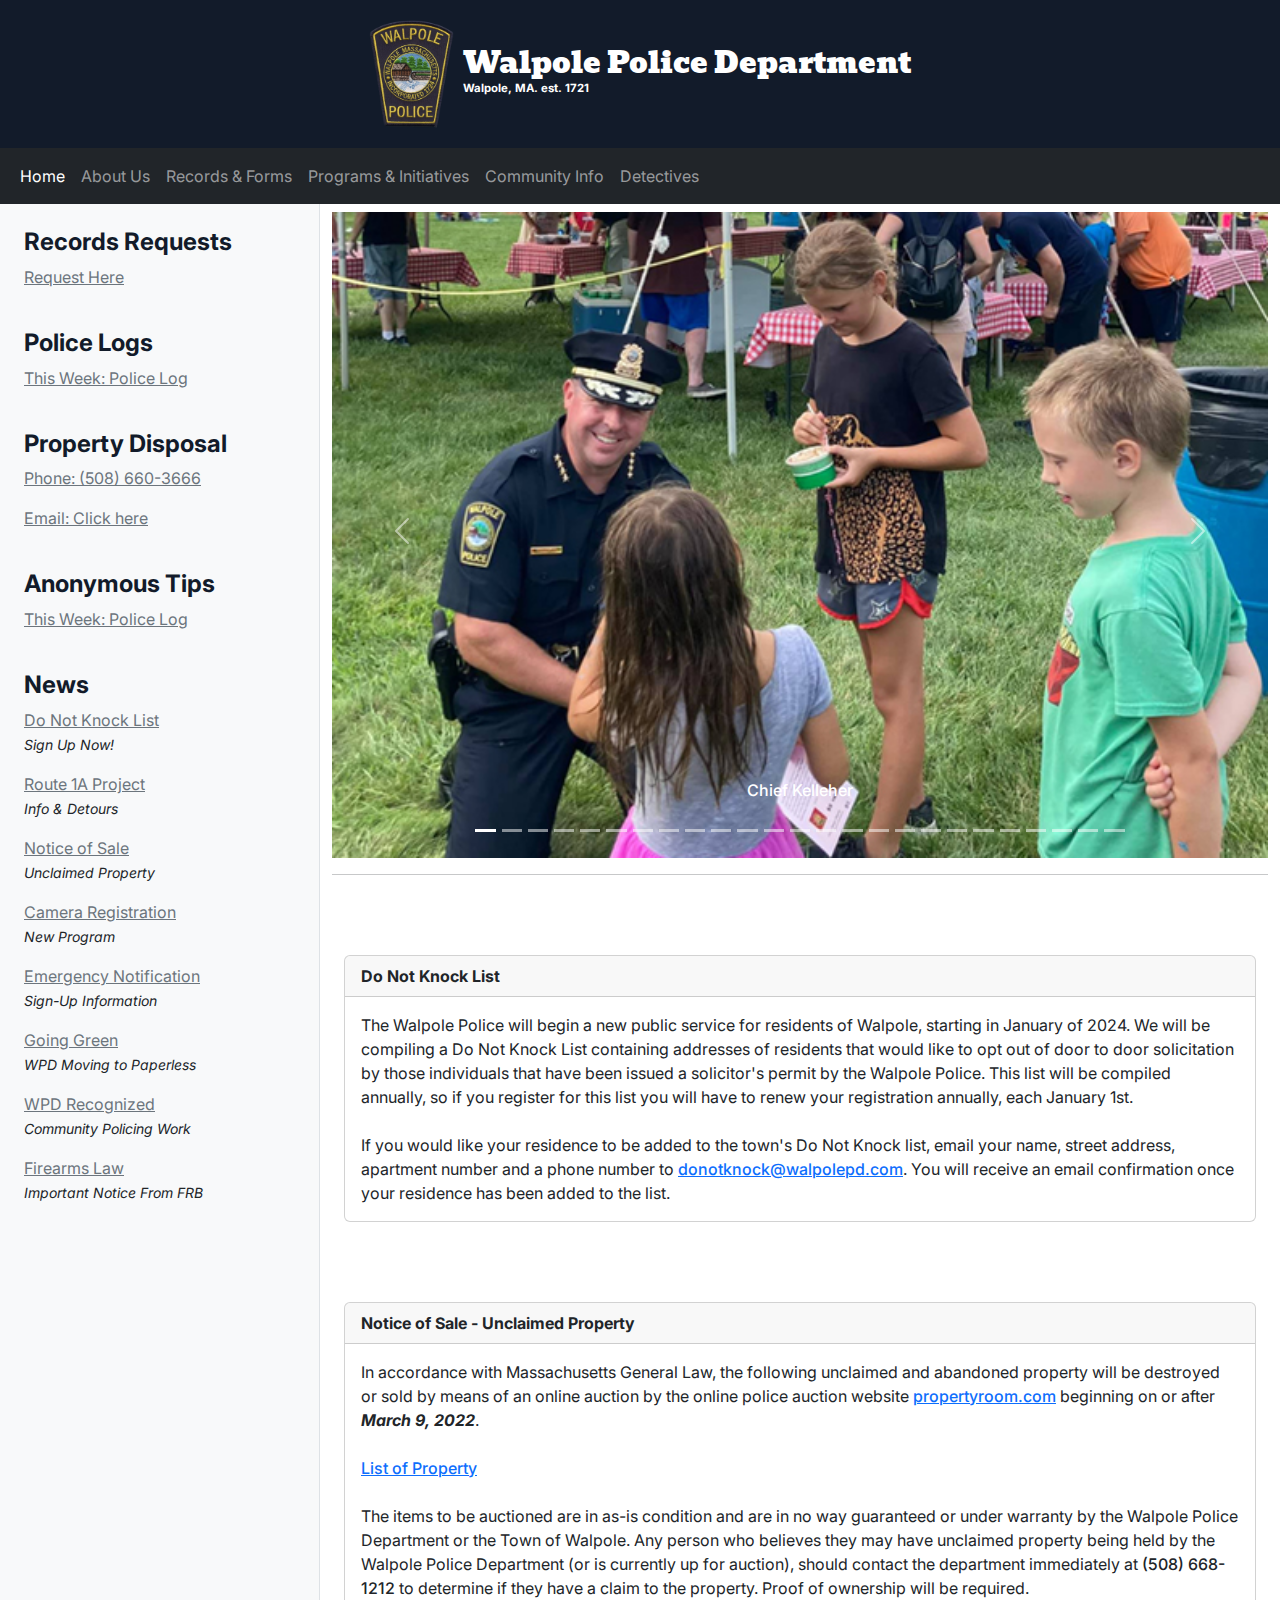
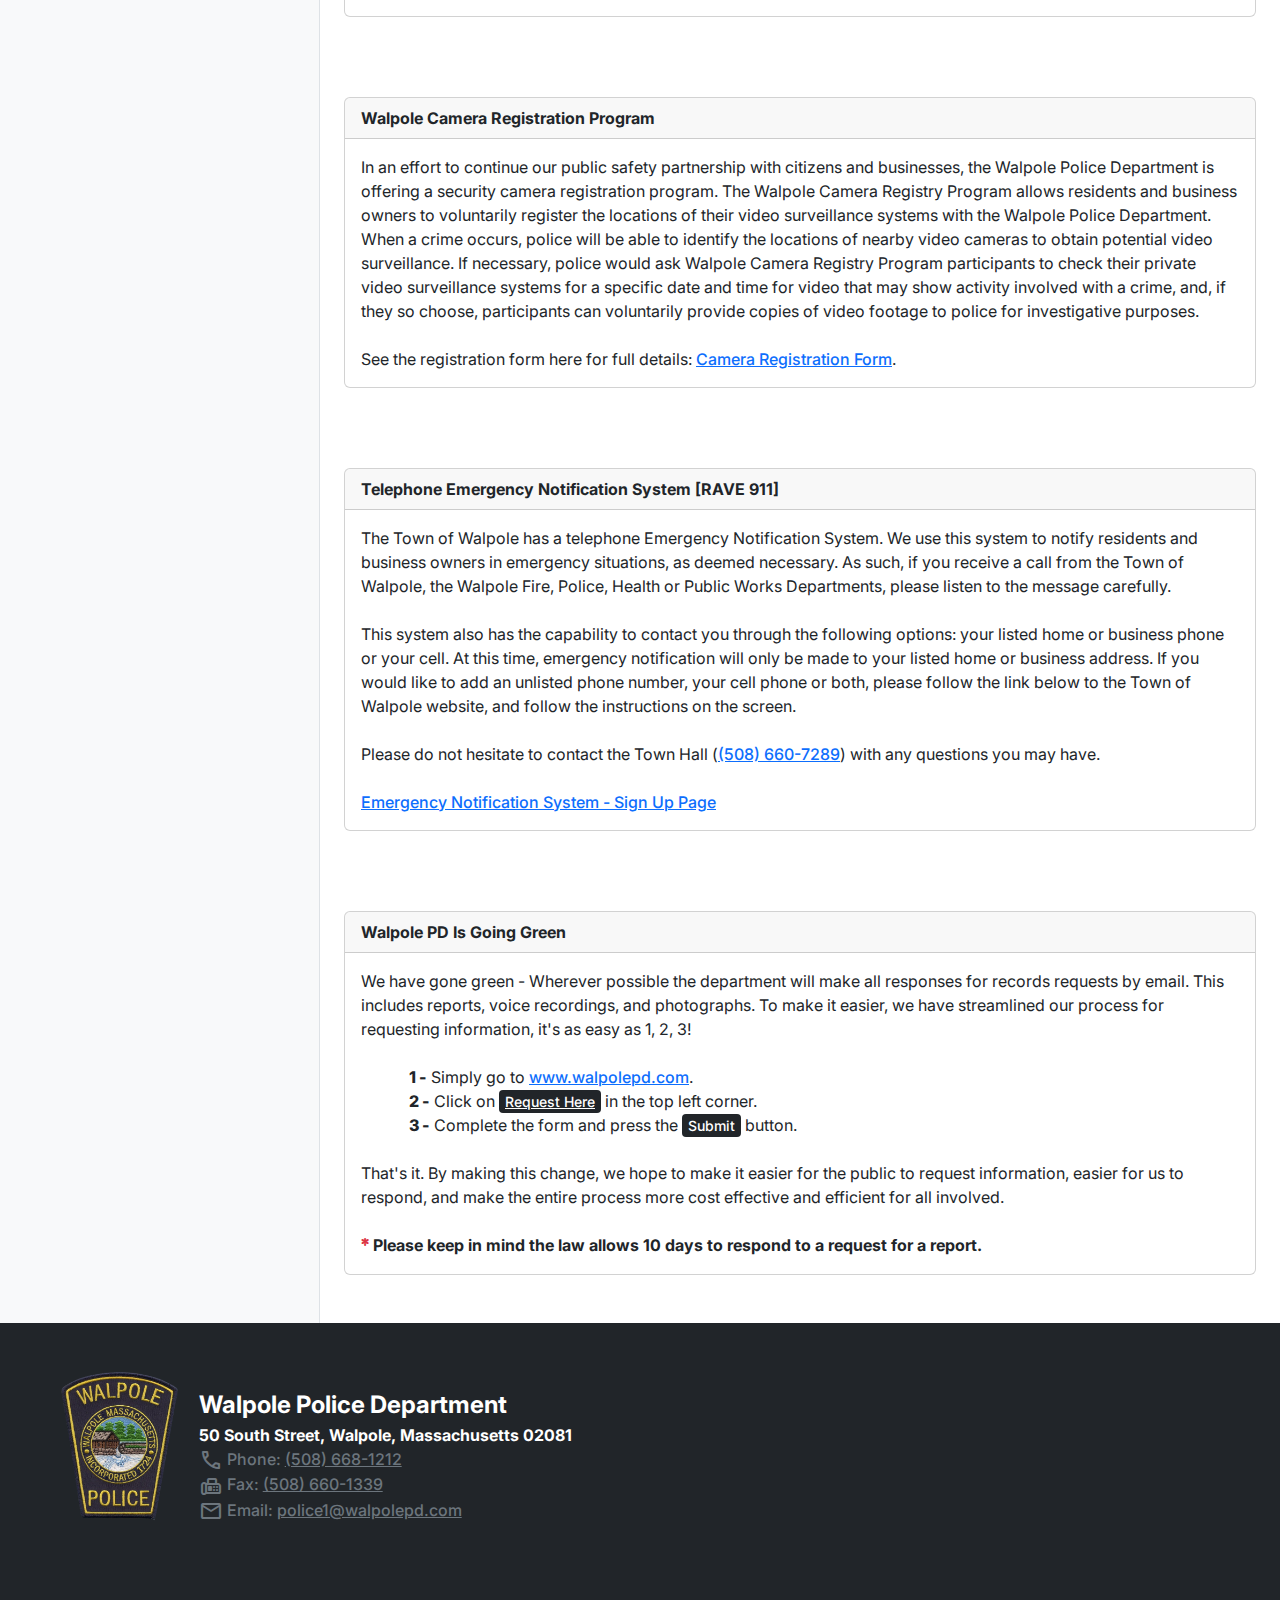
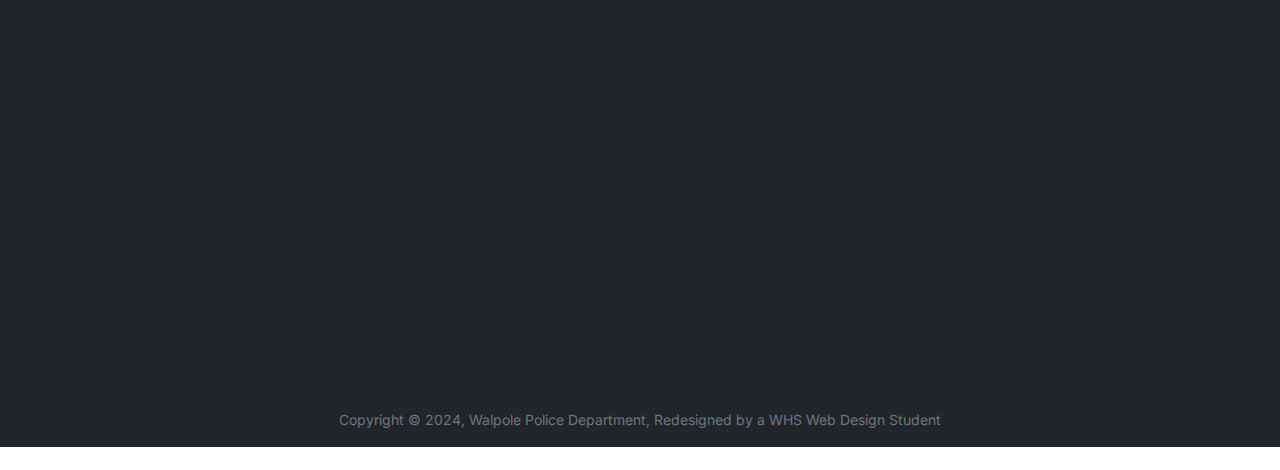
<file: index.html>
<!DOCTYPE html>
<html lang="en">

<head>
    <meta charset="UTF-8">
    <meta name="viewport" content="width=device-width, initial-scale=1.0">
    <title>Home | Walpole Police Department</title>
    <link rel="stylesheet" href="styles/styles.css">
    <link rel="stylesheet" href="styles/typography.css">
    <script src="js/script.js"></script>
    <link rel="icon" href="images/WPD Patch Logo.png" type="image/png">

    <!-- MaxCDN -->
    <!-- Latest compiled and minified CSS -->
    <link href="https://cdn.jsdelivr.net/npm/bootstrap@5.3.2/dist/css/bootstrap.min.css" rel="stylesheet">

    <!-- Latest compiled JavaScript -->
    <script src="https://cdn.jsdelivr.net/npm/bootstrap@5.3.2/dist/js/bootstrap.bundle.min.js"></script>

    <!-- Bevan Font (Google Fonts) -->
    <link rel="preconnect" href="https://fonts.googleapis.com">
    <link rel="preconnect" href="https://fonts.gstatic.com" crossorigin>
    <link href="https://fonts.googleapis.com/css2?family=Bevan:ital@0;1&display=swap" rel="stylesheet">

    <!-- Inter Font (Google Fonts) -->
    <link rel="preconnect" href="https://fonts.googleapis.com">
    <link rel="preconnect" href="https://fonts.gstatic.com" crossorigin>
    <link href="https://fonts.googleapis.com/css2?family=Inter:wght@100..900&display=swap" rel="stylesheet">

    <!-- Google Material Symbols Rounded (Google Fonts) -->
    <link rel="stylesheet"
        href="https://fonts.googleapis.com/css2?family=Material+Symbols+Rounded:opsz,wght,FILL,GRAD@20..48,100..700,0..1,-50..200" />

    <style>
        .material-symbols-rounded {
            font-variation-settings:
                'FILL' 0,
                'wght' 400,
                'GRAD' 0,
                'opsz' 24
        }
    </style>

    <script>
        function pageLoad() {
            const sideBar = document.getElementById("sideBar");
            const mainPage = document.getElementById("mainPage");

            addEventListener('resize', (event) => {
                console.log(innerWidth);

                if (innerWidth > 600) {
                    sideBar.classList.replace("col-sm-4", "col-sm-3");
                    mainPage.classList.replace("col-sm-8", "col-sm-9");
                } else {
                    sideBar.classList.replace("col-sm-3", "col-sm-4");
                    mainPage.classList.replace("col-sm-9", "col-sm-8");
                }
            });

            // Get the button
            let mybutton = document.getElementById("btn-back-to-top");

            // When the user scrolls down 20px from the top of the document, show the button
            window.onscroll = function () {
                scrollFunction();
            };

            function scrollFunction() {
                if (
                    document.body.scrollTop > 20 ||
                    document.documentElement.scrollTop > 20
                ) {
                    mybutton.style.display = "block";
                } else {
                    mybutton.style.display = "none";
                }
            }
            // When the user clicks on the button, scroll to the top of the document
            mybutton.addEventListener("click", backToTop);

            function backToTop() {
                document.body.scrollTop = 0;
                document.documentElement.scrollTop = 0;
            }

            // Get section header link
            var sectTitle = document.getElementsByClassName("card-header"),
                currentItem;

            for (var i = sectTitle.length; i--;) {
                currentItem = sectTitle[i];
                currentItem.onclick = function (e) {
                    // var ogUrl = document.location.href;

                    // var urlSplit = ogUrl.split("/");
                    // var name = urlSplit[urlSplit.length - 1].split("#")[0];

                    let url = document.location.href + "#" + currentItem.id;

                    navigator.clipboard.writeText(url).then(function () {
                        document.getElementById("toast").classList.replace("hide", "show");
                        document.getElementById("toast-header").innerHTML = "Link copied to clipboard!";
                        document.getElementById("toast-text").innerHTML = '<a href="' + url + '" target="_blank">' + url + "</a>" + ": Copied to clipboard.";

                        setTimeout(() => {
                            document.getElementById("toast").classList.replace("show", "hide");
                        }, 5000);

                        // $('#toast').fadeOut('slow');
                        // $('#toast').removeClass('show').addClass('hide');
                    }, function () {
                        alert('Copy error')
                    });
                };
            }
        }
    </script>
</head>

<body class="inter-regular" onload="pageLoad()">
    <!-- Back to top button -->
    <button type="button" class="btn btn-primary btn-floating rounded-circle" id="btn-back-to-top">
        <span class="material-symbols-rounded">arrow_upward</span>
    </button>

    <div class="toast hide sticky-bottom" id="toast" style="position: fixed; bottom: 1%; left: 1%;">
        <div class="toast-header">
            <strong class="me-auto" id="toast-header">Toast Header</strong>
            <button type="button" class="btn-close" data-bs-dismiss="toast"></button>
        </div>
        <div class="toast-body">
            <p id="toast-text">Some text inside the toast body</p>
        </div>
    </div>

    <header>
        <div>
            <a class="site-logo" href="index.html">
                <img class="site-logo-img" src="images/WPD Patch Logo.png" loading="lazy" alt="Home">
            </a>
            <h1 class="site-title bevan-regular">Walpole Police Department
                <br><span class="inter-bold" style="text-align: left; float: left; font-size: small;"><small>Walpole,
                        MA. est. 1721</small></span>
            </h1>
        </div>
    </header>

    <nav class="navbar navbar-expand-sm bg-dark navbar-dark sticky-top w-100">
        <div class="container-fluid">
            <ul class="navbar-nav inter-regular">
                <li class="nav-item">
                    <a class="nav-link active" href="index.html">Home</a>
                </li>
                <li class="nav-item">
                    <a class="nav-link" href="about-us.html">About Us</a>
                </li>
                <li class="nav-item">
                    <a class="nav-link" href="records-forms.html">Records & Forms</a>
                </li>
                <li class="nav-item">
                    <a class="nav-link" href="javascript:void(0)">Programs & Initiatives</a>
                </li>
                <li class="nav-item">
                    <a class="nav-link" href="javascript:void(0)">Community Info</a>
                </li>
                <li class="nav-item">
                    <a class="nav-link" href="javascript:void(0)">Detectives</a>
                </li>
            </ul>
        </div>
    </nav>

    <div class="row p-0 m-0">
        <div class="col-sm-4 p-4 m-0 bg-light border-end border-1" id="sideBar">
            <h4 class="text-navy inter-bold">Records Requests</h4>
            <p><a class="side-bar-link" href="records-request.html">Request Here</a></p>
            <br>
            <h4 class="text-navy inter-bold">Police Logs</h4>
            <p><a class="side-bar-link" href="https://www.walpolepd.com/logs/wpd_press_log_thisweek.pdf">This Week:
                    Police Log</a></p>
            <br>
            <h4 class="text-navy inter-bold">Property Disposal</h4>
            <p><a class="side-bar-link" href="tel:5086603666">Phone: &lpar;508&rpar; 660-3666</a></p>
            <p><a class="side-bar-link" href="https://www.walpolepd.com/detectives_main.html">Email: Click here</a>
            </p>
            <br>
            <h4 class="text-navy inter-bold">Anonymous Tips</h4>
            <p><a class="side-bar-link" href="https://www.walpolepd.com/logs/wpd_press_log_thisweek.pdf">This Week:
                    Police Log</a></p>
            <br>
            <h4 class="text-navy inter-bold">News</h4>
            <p><a class="side-bar-link" href="#do-not-knock">Do Not Knock List</a>
                <br><small class="side-bar-link-desc"><em>Sign Up Now!</em></small>
            </p>
            <p><a class="side-bar-link" href="https://www.walpolepd.com/?reload#latestnews_6">Route 1A Project</a>
                <br><small class="side-bar-link-desc"><em>Info & Detours</em></small>
            </p>
            <p><a class="side-bar-link" href="#notice-of-sale">Notice of Sale</a>
                <br><small class="side-bar-link-desc"><em>Unclaimed Property</em></small>
            </p>
            <p><a class="side-bar-link" href="#walpole-camera-reg-prog">Camera
                    Registration</a>
                <br><small class="side-bar-link-desc"><em>New Program</em></small>
            </p>
            <p><a class="side-bar-link" href="#tel-emer-notif-sys">Emergency
                    Notification</a>
                <br><small class="side-bar-link-desc"><em>Sign-Up Information</em></small>
            </p>
            <p><a class="side-bar-link" href="#wpd-going-green">Going Green</a>
                <br><small class="side-bar-link-desc"><em>WPD Moving to Paperless</em></small>
            </p>
            <p><a class="side-bar-link" href="https://www.walpolepd.com/past_news.html">WPD Recognized</a>
                <br><small class="side-bar-link-desc"><em>Community Policing Work</em></small>
            </p>
            <p><a class="side-bar-link" href="https://www.walpolepd.com/past_news.html">Firearms Law</a>
                <br><small class="side-bar-link-desc"><em>Important Notice From FRB</em></small>
            </p>
        </div>
        <div class="col-sm-8 m-0 bg-white" id="mainPage">
            <!-- Carousel -->
            <div id="demo" class="carousel slide p-0 m-0" data-bs-ride="carousel">

                <!-- Indicators/dots -->
                <div class="carousel-indicators">
                    <button type="button" data-bs-target="#demo" data-bs-slide-to="0" class="active"></button>
                    <button type="button" data-bs-target="#demo" data-bs-slide-to="1"></button>
                    <button type="button" data-bs-target="#demo" data-bs-slide-to="2"></button>
                    <button type="button" data-bs-target="#demo" data-bs-slide-to="3"></button>
                    <button type="button" data-bs-target="#demo" data-bs-slide-to="4"></button>
                    <button type="button" data-bs-target="#demo" data-bs-slide-to="5"></button>
                    <button type="button" data-bs-target="#demo" data-bs-slide-to="6"></button>
                    <button type="button" data-bs-target="#demo" data-bs-slide-to="7"></button>
                    <button type="button" data-bs-target="#demo" data-bs-slide-to="8"></button>
                    <button type="button" data-bs-target="#demo" data-bs-slide-to="9"></button>
                    <button type="button" data-bs-target="#demo" data-bs-slide-to="10"></button>
                    <button type="button" data-bs-target="#demo" data-bs-slide-to="11"></button>
                    <button type="button" data-bs-target="#demo" data-bs-slide-to="12"></button>
                    <button type="button" data-bs-target="#demo" data-bs-slide-to="13"></button>
                    <button type="button" data-bs-target="#demo" data-bs-slide-to="14"></button>
                    <button type="button" data-bs-target="#demo" data-bs-slide-to="25"></button>
                    <button type="button" data-bs-target="#demo" data-bs-slide-to="16"></button>
                    <button type="button" data-bs-target="#demo" data-bs-slide-to="17"></button>
                    <button type="button" data-bs-target="#demo" data-bs-slide-to="18"></button>
                    <button type="button" data-bs-target="#demo" data-bs-slide-to="19"></button>
                    <button type="button" data-bs-target="#demo" data-bs-slide-to="20"></button>
                    <button type="button" data-bs-target="#demo" data-bs-slide-to="21"></button>
                    <button type="button" data-bs-target="#demo" data-bs-slide-to="22"></button>
                    <button type="button" data-bs-target="#demo" data-bs-slide-to="23"></button>
                    <button type="button" data-bs-target="#demo" data-bs-slide-to="24"></button>
                </div>

                <!-- The slideshow/carousel -->
                <div class="carousel-inner p-0 pt-2 m-0">
                    <div class="carousel-item active">
                        <img src="images/slideshow/slide2022_1.jpg" alt="Chief Kelleher" class="d-block"
                            style="width:100%" loading="lazy">
                        <div class="carousel-caption">
                            <p class="inter-medium">Chief Kelleher</p>
                        </div>
                    </div>
                    <div class="carousel-item">
                        <img src="images/slideshow/slide2022_2.jpg" alt="Visitors" class="d-block" style="width:100%"
                            loading="lazy">
                        <div class="carousel-caption">
                            <p class="inter-medium">Visitors</p>
                        </div>
                    </div>
                    <div class="carousel-item">
                        <img src="images/slideshow/slide2022_3.jpg" alt="Cones With Cops" class="d-block"
                            style="width:100%" loading="lazy">
                        <div class="carousel-caption">
                            <p class="inter-medium">Cones With Cops</p>
                        </div>
                    </div>
                    <div class="carousel-item">
                        <img src="images/slideshow/slide2022_4.jpg" alt="Emmanuel Day" class="d-block"
                            style="width:100%" loading="lazy">
                        <div class="carousel-caption">
                            <p class="inter-medium">Emmanual Day</p>
                        </div>
                    </div>
                    <div class="carousel-item">
                        <img src="images/slideshow/slide2022_5.jpg" alt="Happy Halloween" class="d-block"
                            style="width:100%" loading="lazy">
                        <div class="carousel-caption">
                            <p class="inter-medium">Happy Halloween</p>
                        </div>
                    </div>
                    <div class="carousel-item">
                        <img src="images/slideshow/slide2022_6.jpg" alt="Hi-5 Friday" class="d-block" style="width:100%"
                            loading="lazy">
                        <div class="carousel-caption">
                            <p class="inter-medium">Hi-5 Friday</p>
                        </div>
                    </div>
                    <div class="carousel-item">
                        <img src="images/slideshow/slide2022_7.jpg" alt="Community Policing" class="d-block"
                            style="width:100%" loading="lazy">
                        <div class="carousel-caption">
                            <p class="inter-medium">Community Policing</p>
                        </div>
                    </div>
                    <div class="carousel-item">
                        <img src="images/slideshow/slide2022_8.jpg" alt="Community Policing" class="d-block"
                            style="width:100%" loading="lazy">
                        <div class="carousel-caption">
                            <p class="inter-medium">Community Policing</p>
                        </div>
                    </div>
                    <div class="carousel-item">
                        <img src="images/slideshow/slide2022_9.jpg" alt="Community Policing" class="d-block"
                            style="width:100%" loading="lazy">
                        <div class="carousel-caption">
                            <p class="inter-medium">Community Policing</p>
                        </div>
                    </div>
                    <div class="carousel-item">
                        <img src="images/slideshow/slide2022_10.jpg" alt="School Supply Drive" class="d-block"
                            style="width:100%" loading="lazy">
                        <div class="carousel-caption">
                            <p class="inter-medium">School Supply Drive</p>
                        </div>
                    </div>
                    <div class="carousel-item">
                        <img src="images/slideshow/slide2022_11.jpg" alt="We Lost" class="d-block" style="width:100%"
                            loading="lazy">
                        <div class="carousel-caption">
                            <p class="inter-medium">We Lost</p>
                        </div>
                    </div>
                    <div class="carousel-item">
                        <img src="images/slideshow/slide2022_12.jpg" alt="We Tried" class="d-block" style="width:100%"
                            loading="lazy">
                        <div class="carousel-caption">
                            <p class="inter-medium">We Tried</p>
                        </div>
                    </div>
                    <div class="carousel-item">
                        <img src="images/slideshow/slide2022_13.jpg" alt="We Lost Again" class="d-block"
                            style="width:100%" loading="lazy">
                        <div class="carousel-caption">
                            <p class="inter-medium">We Lost Again</p>
                        </div>
                    </div>
                    <div class="carousel-item">
                        <img src="images/slideshow/slide2022_14.jpg" alt="Community Policing" class="d-block"
                            style="width:100%" loading="lazy">
                        <div class="carousel-caption">
                            <p class="inter-medium">Community Policing</p>
                        </div>
                    </div>
                    <div class="carousel-item">
                        <img src="images/slideshow/slide2022_15.jpg" alt="School Resource Officer Week" class="d-block"
                            style="width:100%" loading="lazy">
                        <div class="carousel-caption">
                            <p class="inter-medium">School Resource Officer Week</p>
                        </div>
                    </div>
                    <div class="carousel-item">
                        <img src="images/slideshow/slide2022_16.jpg" alt="Community Policing" class="d-block"
                            style="width:100%" loading="lazy">
                        <div class="carousel-caption">
                            <p class="inter-medium">Community Policing</p>
                        </div>
                    </div>
                    <div class="carousel-item">
                        <img src="images/slideshow/slide2022_17.jpg" alt="Community Policing" class="d-block"
                            style="width:100%" loading="lazy">
                        <div class="carousel-caption">
                            <p class="inter-medium">Community Policing</p>
                        </div>
                    </div>
                    <div class="carousel-item">
                        <img src="images/slideshow/slide2022_18.jpg" alt="Community Cookout" class="d-block"
                            style="width:100%" loading="lazy">
                        <div class="carousel-caption">
                            <p class="inter-medium">Community Cookout</p>
                        </div>
                    </div>
                    <div class="carousel-item">
                        <img src="images/slideshow/slide2022_19.jpg" alt="Bike Safety (junior police)" class="d-block"
                            style="width:100%" loading="lazy">
                        <div class="carousel-caption">
                            <p class="inter-medium">Bike Safety (junior police)</p>
                        </div>
                    </div>
                    <div class="carousel-item">
                        <img src="images/slideshow/slide2022_20.jpg" alt="Defense Class (junior police)" class="d-block"
                            style="width:100%" loading="lazy">
                        <div class="carousel-caption">
                            <p class="inter-medium">Defense Class (junior police)</p>
                        </div>
                    </div>
                    <div class="carousel-item">
                        <img src="images/slideshow/slide2022_21.jpg" alt="K9 Class (junior police)" class="d-block"
                            style="width:100%" loading="lazy">
                        <div class="carousel-caption">
                            <p class="inter-medium">K9 Class (junior police)</p>
                        </div>
                    </div>
                    <div class="carousel-item">
                        <img src="images/slideshow/slide2022_22.jpg" alt="Harbor Patrol (junior police)" class="d-block"
                            style="width:100%" loading="lazy">
                        <div class="carousel-caption">
                            <p class="inter-medium">Harbor Patrol (junior police)</p>
                        </div>
                    </div>
                    <div class="carousel-item">
                        <img src="images/slideshow/slide2022_23.jpg" alt="Story Time" class="d-block" style="width:100%"
                            loading="lazy">
                        <div class="carousel-caption">
                            <p class="inter-medium">Story Time</p>
                        </div>
                    </div>
                    <div class="carousel-item">
                        <img src="images/slideshow/slide2022_24.jpg" alt="Lemonade Time" class="d-block"
                            style="width:100%" loading="lazy">
                        <div class="carousel-caption">
                            <p class="inter-medium">Lemonade Time</p>
                        </div>
                    </div>
                    <div class="carousel-item">
                        <img src="images/slideshow/slide2022_25.jpg" alt="Donut Time" class="d-block" style="width:100%"
                            loading="lazy">
                        <div class="carousel-caption">
                            <p class="inter-medium">Donut Time</p>
                        </div>
                    </div>
                </div>

                <!-- Left and right controls/icons -->
                <button class="carousel-control-prev" type="button" data-bs-target="#demo" data-bs-slide="prev">
                    <span class="carousel-control-prev-icon"></span>
                </button>
                <button class="carousel-control-next" type="button" data-bs-target="#demo" data-bs-slide="next">
                    <span class="carousel-control-next-icon"></span>
                </button>
            </div>

            <hr>

            <div class="container-fluid" style="margin-top: 80px">
                <div class="card">
                    <div class="card-header inter-bold" id="do-not-knock">Do Not Knock List</div>
                    <div class="card-body">
                        <p class="m-0">
                            The Walpole Police will begin a new public service for residents of Walpole, starting in
                            January of 2024. We will be compiling a Do Not Knock List containing addresses of residents
                            that would like to opt out of door to door solicitation by those individuals that have been
                            issued a solicitor&apos;s permit by the Walpole Police. This list will be compiled annually,
                            so if you register for this list you will have to renew your registration annually, each
                            January 1st.
                        </p>
                        <br>
                        <p class="m-0">
                            If you would like your residence to be added to the town&apos;s Do Not Knock list, email
                            your name, street address, apartment number and a phone number to <a class="inter-medium"
                                href="mailto:donotknock@walpolepd.com">donotknock@walpolepd.com</a>. You will receive an
                            email confirmation once your residence has been added to the list.
                        </p>
                    </div>
                </div>
            </div>

            <div class="container-fluid" style="margin-top: 80px">
                <div class="card">
                    <div class="card-header inter-bold" id="notice-of-sale">Notice of Sale - Unclaimed Property</div>
                    <div class="card-body">
                        <p class="m-0">
                            In accordance with Massachusetts General Law, the following unclaimed and abandoned property
                            will be destroyed or sold by means of an online auction by the online police auction website
                            <a class="inter-medium" href="propertyroom.com">propertyroom.com</a> beginning on or after
                            <strong><em>March 9,
                                    2022</em></strong>.
                        </p>
                        <br>
                        <p class="m-0">
                            <a class="inter-medium"
                                href="https://www.walpolepd.com/forms/Notice%20of%20Sale%20Letter%20for%202.16.2022.pdf">List
                                of Property</a>
                        </p>
                        <br>
                        <p class="m-0">
                            The items to be auctioned are in as-is condition and are in no way guaranteed or under
                            warranty by the Walpole Police Department or the Town of Walpole. Any person who believes
                            they may have unclaimed property being held by the Walpole Police Department &lpar;or is
                            currently up for auction&rpar;, should contact the department immediately at <span
                                class="inter-medium">&lpar;508&rpar; 668-1212</span> to determine if they have a claim
                            to the property. Proof of ownership will be
                            required.
                        </p>
                    </div>
                </div>
            </div>

            <div class="container-fluid" style="margin-top: 80px">
                <div class="card">
                    <div class="card-header inter-bold" id="walpole-camera-reg-prog">Walpole Camera Registration Program
                    </div>
                    <div class="card-body">
                        <p class="m-0">
                            In an effort to continue our public safety partnership with citizens and businesses, the
                            Walpole Police Department is offering a security camera registration program. The Walpole
                            Camera Registry Program allows residents and business owners to voluntarily register the
                            locations of their video surveillance systems with the Walpole Police Department. When a
                            crime occurs, police will be able to identify the locations of nearby video cameras to
                            obtain potential video surveillance. If necessary, police would ask Walpole Camera Registry
                            Program participants to check their private video surveillance systems for a specific date
                            and time for video that may show activity involved with a crime, and, if they so choose,
                            participants can voluntarily provide copies of video footage to police for investigative
                            purposes.
                        </p>
                        <br>
                        <p class="m-0">
                            See the registration form here for full details: <a class="inter-medium"
                                href="https://www.walpolepd.com/forms/Camera%20Registration%20Program%20[registration%20form].pdf">Camera
                                Registration Form</a>.
                        </p>
                    </div>
                </div>
            </div>

            <div class="container-fluid" style="margin-top: 80px">
                <div class="card">
                    <div class="card-header inter-bold" id="tel-emer-notif-sys">Telephone Emergency Notification System
                        &lbrack;RAVE 911&rbrack;
                    </div>
                    <div class="card-body">
                        <p class="m-0">
                            The Town of Walpole has a telephone Emergency Notification System. We use this system to
                            notify residents and business owners in emergency situations, as deemed necessary. As such,
                            if you receive a call from the Town of Walpole, the Walpole Fire, Police, Health or Public
                            Works Departments, please listen to the message carefully.
                        </p>
                        <br>
                        <p class="m-0">
                            This system also has the capability to contact you through the following options: your
                            listed home or business phone or your cell. At this time, emergency notification will only
                            be made to your listed home or business address. If you would like to add an unlisted phone
                            number, your cell phone or both, please follow the link below to the Town of Walpole
                            website, and follow the instructions on the screen.
                        </p>
                        <br>
                        <p class="m-0">
                            Please do not hesitate to contact the Town Hall &lpar;<a class="inter-medium"
                                href="tel:5086607289">&lpar;508&rpar; 660-7289</a>&rpar; with any questions you may
                            have.
                        </p>
                        <br>
                        <p class="m-0">
                            <a class="inter-medium"
                                href="https://www.smart911.com/smart911/ref/reg.action?pa=walpolema">Emergency
                                Notification System - Sign Up Page</a>
                        </p>
                    </div>
                </div>
            </div>

            <div class="container-fluid mb-5" style="margin-top: 80px">
                <div class="card">
                    <div class="card-header inter-bold" id="wpd-going-green">Walpole PD Is Going Green</div>
                    <div class="card-body">
                        <p class="m-0">
                            We have gone green - Wherever possible the department will make all responses for records
                            requests by email. This includes reports, voice recordings, and photographs. To make it
                            easier, we have streamlined our process for requesting information, it's as easy as 1, 2, 3!
                        </p>
                        <br>
                        <p class="my-0 ms-5">
                            <span class="inter-extrabold">1 -</span> Simply go to <a class="inter-medium"
                                href="www.walpolepd.com">www.walpolepd.com</a>.
                            <br>
                            <span class="inter-extrabold">2 -</span> Click on <kbd class="inter-medium"><a
                                    class="text-white" href="records-request.html">Request
                                    Here</a></kbd> in the top left corner.
                            <br>
                            <span class="inter-extrabold">3 -</span> Complete the form and press the <kbd
                                class="inter-medium">Submit</kbd> button.
                        </p>
                        <br>
                        <p class="m-0">
                            That's it. By making this change, we hope to make it easier for the public to request
                            information, easier for us to respond, and make the entire process more cost effective and
                            efficient for all involved.
                        </p>
                        <br>
                        <p class="m-0">
                            <strong><span class="bevan-regular text-danger">*</span> Please keep in mind the law allows
                                10 days to respond to a request for a report.</strong>
                        </p>
                    </div>
                </div>
            </div>
        </div>
    </div>

    <div class="container-fluid pt-5 pb-3 px-5 bg-dark" id="footer">
        <div class="container-fluid" style="margin-left: auto; margin-right: auto; align-content: center;">
            <a href="index.html"><img src="images/WPD Patch Logo.png" height="150px" width="auto" loading="lazy"
                    alt="Walpole Police Department"></a>
            <p class="text-white inter-bold my-0 mx-3 pt-3" style="display: inline-block; vertical-align: top;">
                <span style="text-align: center; font-size: x-large;">Walpole Police Department</span>
                <br>
                <span style="text-align: left;">50 South Street, Walpole, Massachusetts 02081</span>
                <br>
                <span class="text-secondary inter-medium"><span class="material-symbols-rounded"
                        style="vertical-align: middle;">
                        call
                    </span> Phone: <a class="text-secondary" href="tel:5086681212">&lpar;508&rpar; 668-1212</a></span>
                <br>
                <span class="text-secondary inter-medium"><span class="material-symbols-rounded"
                        style="vertical-align: middle;">
                        fax
                    </span> Fax: <a class="text-secondary" href="tel:5086601339">&lpar;508&rpar; 660-1339</a></span>
                <br>
                <span class="text-secondary inter-medium"><span class="material-symbols-rounded"
                        style="vertical-align: middle;">
                        email
                    </span> Email: <a class="text-secondary"
                        href="mailto:police1@walpolepd.com">police1@walpolepd.com</a></span>
            </p>

            <iframe class="map m-0 p-0"
                src="https://www.google.com/maps/embed?pb=!1m18!1m12!1m3!1d1246.1977186178772!2d-71.25079758518008!3d42.13924884038392!2m3!1f0!2f0!3f0!3m2!1i1024!2i768!4f13.1!3m3!1m2!1s0x89e47c3a95d1db1b%3A0xb89adc48a4618cf2!2sWalpole%20Police%20Department!5e1!3m2!1sen!2sus!4v1709764289326!5m2!1sen!2sus"
                width="700" height="300" style="border: 0; border-radius: 25px;" allowfullscreen="" loading="lazy"
                referrerpolicy="no-referrer-when-downgrade"></iframe>
        </div>
        <br>
        <p class="text-secondary mb-0" id="copyright" style="text-align: center;"><small>Copyright &copy; 2024, Walpole
                Police
                Department, Redesigned by a WHS Web Design Student</small></p>
    </div>
</body>

</html>
</file>
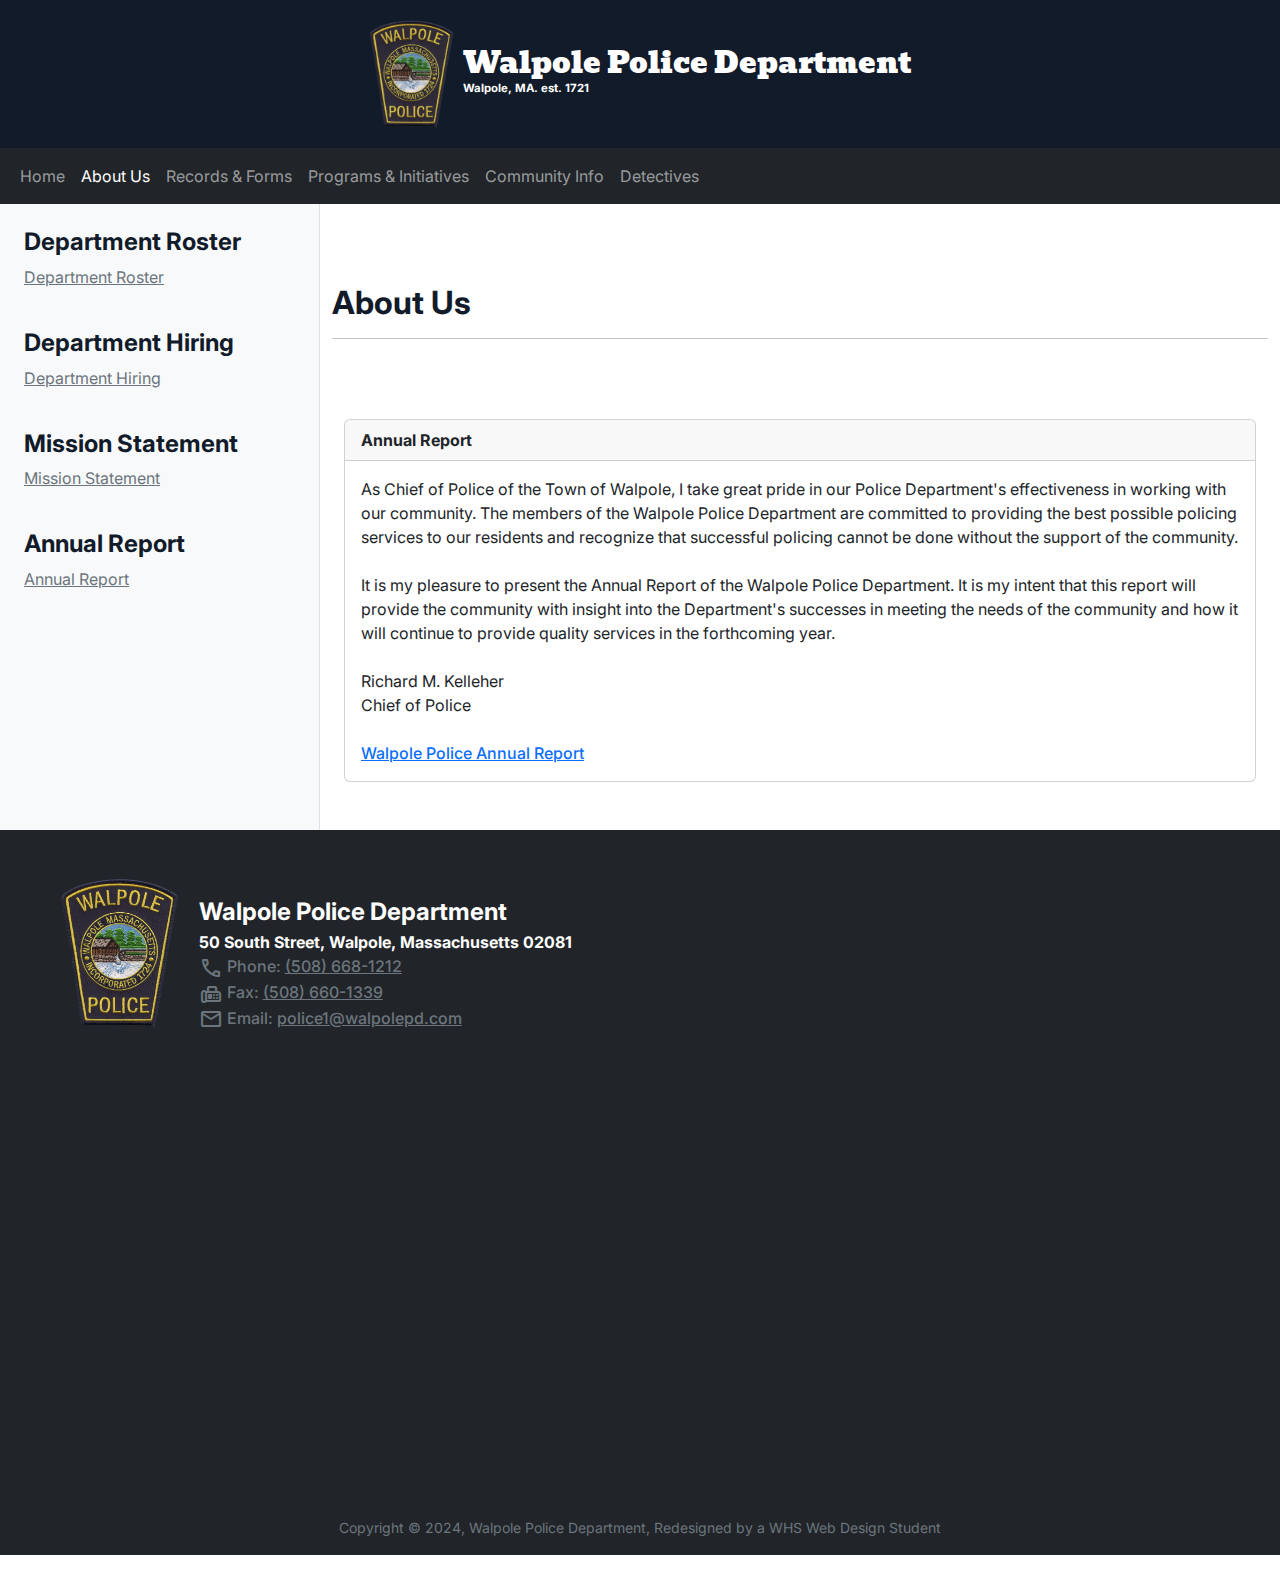
<file: about-us.html>
<!DOCTYPE html>
<html lang="en">

<head>
    <meta charset="UTF-8">
    <meta name="viewport" content="width=device-width, initial-scale=1.0">
    <title>About Us | Walpole Police Department</title>
    <link rel="stylesheet" href="styles/styles.css">
    <link rel="stylesheet" href="styles/typography.css">
    <link rel="icon" href="images/WPD Patch Logo.png" type="image/png">

    <!-- MaxCDN -->
    <!-- Latest compiled and minified CSS -->
    <link href="https://cdn.jsdelivr.net/npm/bootstrap@5.3.2/dist/css/bootstrap.min.css" rel="stylesheet">

    <!-- Latest compiled JavaScript -->
    <script src="https://cdn.jsdelivr.net/npm/bootstrap@5.3.2/dist/js/bootstrap.bundle.min.js"></script>

    <!-- Bevan Font (Google Fonts) -->
    <link rel="preconnect" href="https://fonts.googleapis.com">
    <link rel="preconnect" href="https://fonts.gstatic.com" crossorigin>
    <link href="https://fonts.googleapis.com/css2?family=Bevan:ital@0;1&display=swap" rel="stylesheet">

    <!-- Inter Font (Google Fonts) -->
    <link rel="preconnect" href="https://fonts.googleapis.com">
    <link rel="preconnect" href="https://fonts.gstatic.com" crossorigin>
    <link href="https://fonts.googleapis.com/css2?family=Inter:wght@100..900&display=swap" rel="stylesheet">

    <!-- Google Material Symbols Rounded (Google Fonts) -->
    <link rel="stylesheet"
        href="https://fonts.googleapis.com/css2?family=Material+Symbols+Rounded:opsz,wght,FILL,GRAD@20..48,100..700,0..1,-50..200" />

    <style>
        .material-symbols-rounded {
            font-variation-settings:
                'FILL' 0,
                'wght' 400,
                'GRAD' 0,
                'opsz' 24
        }
    </style>

    <script>
        function pageLoad() {
            const sideBar = document.getElementById("sideBar");
            const mainPage = document.getElementById("mainPage");

            addEventListener('resize', (event) => {
                console.log(innerWidth);

                if (innerWidth > 600) {
                    sideBar.classList.replace("col-sm-4", "col-sm-3");
                    mainPage.classList.replace("col-sm-8", "col-sm-9");
                } else {
                    sideBar.classList.replace("col-sm-3", "col-sm-4");
                    mainPage.classList.replace("col-sm-9", "col-sm-8");
                }
            });

            // Get the button
            let mybutton = document.getElementById("btn-back-to-top");

            // When the user scrolls down 20px from the top of the document, show the button
            window.onscroll = function () {
                scrollFunction();
            };

            function scrollFunction() {
                if (
                    document.body.scrollTop > 20 ||
                    document.documentElement.scrollTop > 20
                ) {
                    mybutton.style.display = "block";
                } else {
                    mybutton.style.display = "none";
                }
            }
            // When the user clicks on the button, scroll to the top of the document
            mybutton.addEventListener("click", backToTop);

            function backToTop() {
                document.body.scrollTop = 0;
                document.documentElement.scrollTop = 0;
            }

            // Get section header link
            var sectTitle = document.getElementsByClassName("card-header"),
                currentItem;

            for (var i = sectTitle.length; i--;) {
                currentItem = sectTitle[i];
                currentItem.onclick = function (e) {
                    let url = document.location.href + "#" + currentItem.id;

                    navigator.clipboard.writeText(url).then(function () {
                        alert(url);
                    }, function () {
                        alert('Copy error')
                    });
                };
            }
        }
    </script>
</head>

<body class="inter-regular" onload="pageLoad()">
    <!-- Back to top button -->
    <button type="button" class="btn btn-primary btn-floating rounded-circle" id="btn-back-to-top">
        <span class="material-symbols-rounded">arrow_upward</span>
    </button>
    
    <header>
        <div>
            <a class="site-logo" href="index.html">
                <img class="site-logo-img" src="images/WPD Patch Logo.png" loading="lazy" alt="Home">
            </a>
            <h1 class="site-title bevan-regular">Walpole Police Department
                <br><span class="inter-bold" style="text-align: left; float: left; font-size: small;"><small>Walpole,
                        MA. est. 1721</small></span>
            </h1>
        </div>
    </header>

    <nav class="navbar navbar-expand-sm bg-dark navbar-dark sticky-top w-100">
        <div class="container-fluid">
            <ul class="navbar-nav inter-regular">
                <li class="nav-item">
                    <a class="nav-link" href="index.html">Home</a>
                </li>
                <li class="nav-item">
                    <a class="nav-link active" href="about-us.html">About Us</a>
                </li>
                <li class="nav-item">
                    <a class="nav-link" href="records-forms.html">Records & Forms</a>
                </li>
                <li class="nav-item">
                    <a class="nav-link" href="javascript:void(0)">Programs & Initiatives</a>
                </li>
                <li class="nav-item">
                    <a class="nav-link" href="javascript:void(0)">Community Info</a>
                </li>
                <li class="nav-item">
                    <a class="nav-link" href="javascript:void(0)">Detectives</a>
                </li>
            </ul>
        </div>
    </nav>

    <div class="row p-0 m-0">
        <div class="col-sm-4 p-4 m-0 bg-light border-end border-1" id="sideBar">
            <h4 class="text-navy inter-bold">Department Roster</h4>
            <p><a class="side-bar-link" href="https://www.walpolepd.com/aboutus_roster.html">Department Roster</a></p>
            <br>
            <h4 class="text-navy inter-bold">Department Hiring</h4>
            <p><a class="side-bar-link" href="https://www.walpolepd.com/aboutus_hiring.html">Department Hiring</a></p>
            <br>
            <h4 class="text-navy inter-bold">Mission Statement</h4>
            <p><a class="side-bar-link" href="https://www.walpolepd.com/aboutus_mission.html">Mission Statement</a></p>
            <br>
            <h4 class="text-navy inter-bold">Annual Report</h4>
            <p><a class="side-bar-link" href="about-us.html#annual-report">Annual Report</a></p>
        </div>
        <div class="col-sm-8 m-0 bg-white" id="mainPage">
            <h2 class="text-navy inter-bold" style="margin-top: 80px;">About Us</h2>

            <hr>

            <div class="container-fluid mb-5" style="margin-top: 80px">
                <div class="card">
                    <div class="card-header inter-bold" id="annual-report">Annual Report</div>
                    <div class="card-body">
                        <p class="m-0">
                            As Chief of Police of the Town of Walpole, I take great pride in our Police Department's effectiveness in working with our community. The members of the Walpole Police Department are committed to providing the best possible policing services to our residents and recognize that successful policing cannot be done without the support of the community.
                        </p>
                        <br>
                        <p class="m-0">
                            It is my pleasure to present the Annual Report of the Walpole Police Department. It is my intent that this report will provide the community with insight into the Department's successes in meeting the needs of the community and how it will continue to provide quality services in the forthcoming year.
                        </p>
                        <br>
                        <p class="m-0">
                            Richard M. Kelleher
                            <br>Chief of Police
                        </p>
                        <br>
                        <p class="m-0">
                            <a class="inter-medium" href="https://www.walpolepd.com/forms/2023%20Walpole%20Police%20[annual%20report].pdf">Walpole Police Annual Report</a>
                        </p>
                    </div>
                </div>
            </div>
        </div>
    </div>

    <div class="container-fluid pt-5 pb-3 px-5 bg-dark" id="footer">
        <div class="container-fluid" style="margin-left: auto; margin-right: auto; align-content: center;">
            <a href="index.html"><img src="images/WPD Patch Logo.png" height="150px" width="auto" loading="lazy" alt="Walpole Police Department"></a>
            <p class="text-white inter-bold my-0 mx-3 pt-3" style="display: inline-block; vertical-align: top;">
                <span style="text-align: center; font-size: x-large;">Walpole Police Department</span>
                <br>
                <span style="text-align: left;">50 South Street, Walpole, Massachusetts 02081</span>
                <br>
                <span class="text-secondary inter-medium"><span class="material-symbols-rounded"
                        style="vertical-align: middle;">
                        call
                    </span> Phone: <a class="text-secondary" href="tel:5086681212">&lpar;508&rpar; 668-1212</a></span>
                <br>
                <span class="text-secondary inter-medium"><span class="material-symbols-rounded"
                        style="vertical-align: middle;">
                        fax
                    </span> Fax: <a class="text-secondary" href="tel:5086601339">&lpar;508&rpar; 660-1339</a></span>
                <br>
                <span class="text-secondary inter-medium"><span class="material-symbols-rounded"
                        style="vertical-align: middle;">
                        email
                    </span> Email: <a class="text-secondary"
                        href="mailto:police1@walpolepd.com">police1@walpolepd.com</a></span>
            </p>

            <iframe class="map m-0 p-0" src="https://www.google.com/maps/embed?pb=!1m18!1m12!1m3!1d1246.1977186178772!2d-71.25079758518008!3d42.13924884038392!2m3!1f0!2f0!3f0!3m2!1i1024!2i768!4f13.1!3m3!1m2!1s0x89e47c3a95d1db1b%3A0xb89adc48a4618cf2!2sWalpole%20Police%20Department!5e1!3m2!1sen!2sus!4v1709764289326!5m2!1sen!2sus" width="700" height="300" style="border: 0; border-radius: 25px;" allowfullscreen="" loading="lazy" referrerpolicy="no-referrer-when-downgrade"></iframe>
        </div>
        <br>
        <p class="text-secondary mb-0" id="copyright" style="text-align: center;"><small>Copyright &copy; 2024, Walpole
                Police
                Department, Redesigned by a WHS Web Design Student</small></p>
    </div>
</body>

</html>
</file>
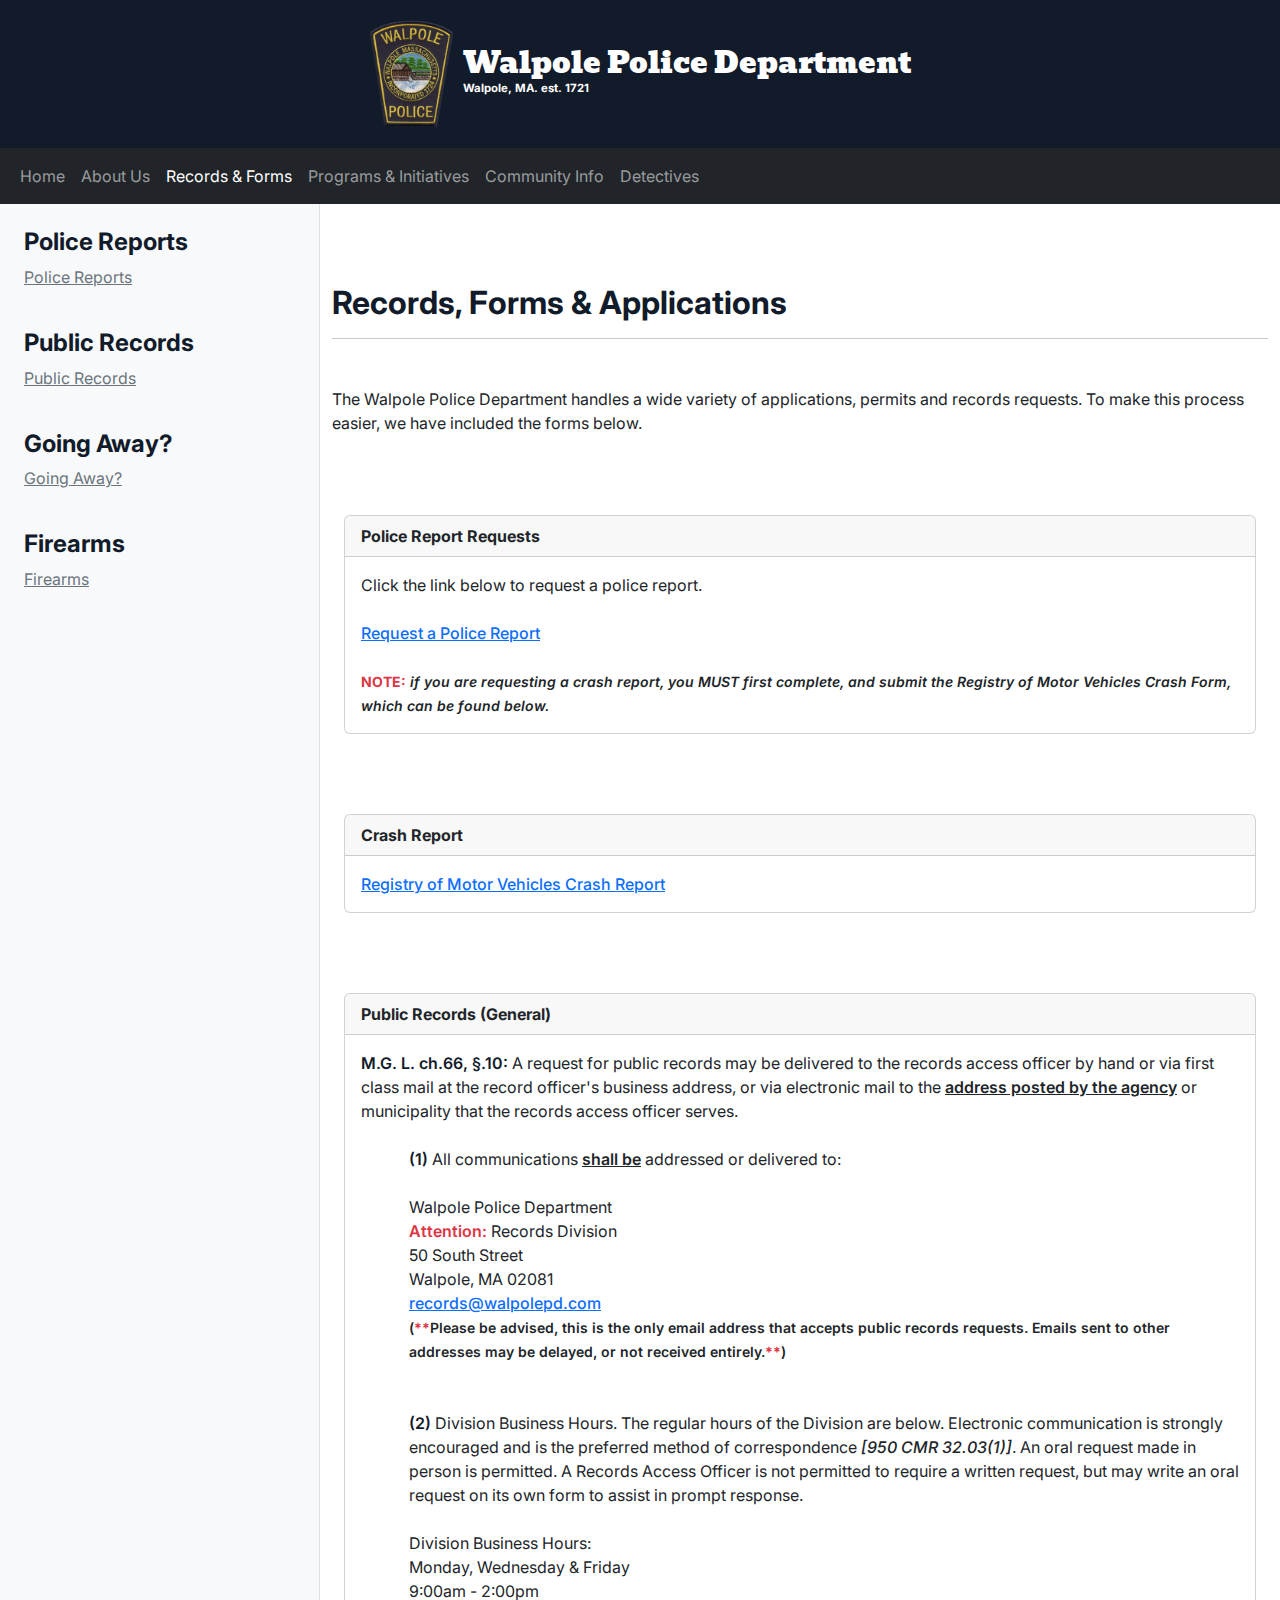
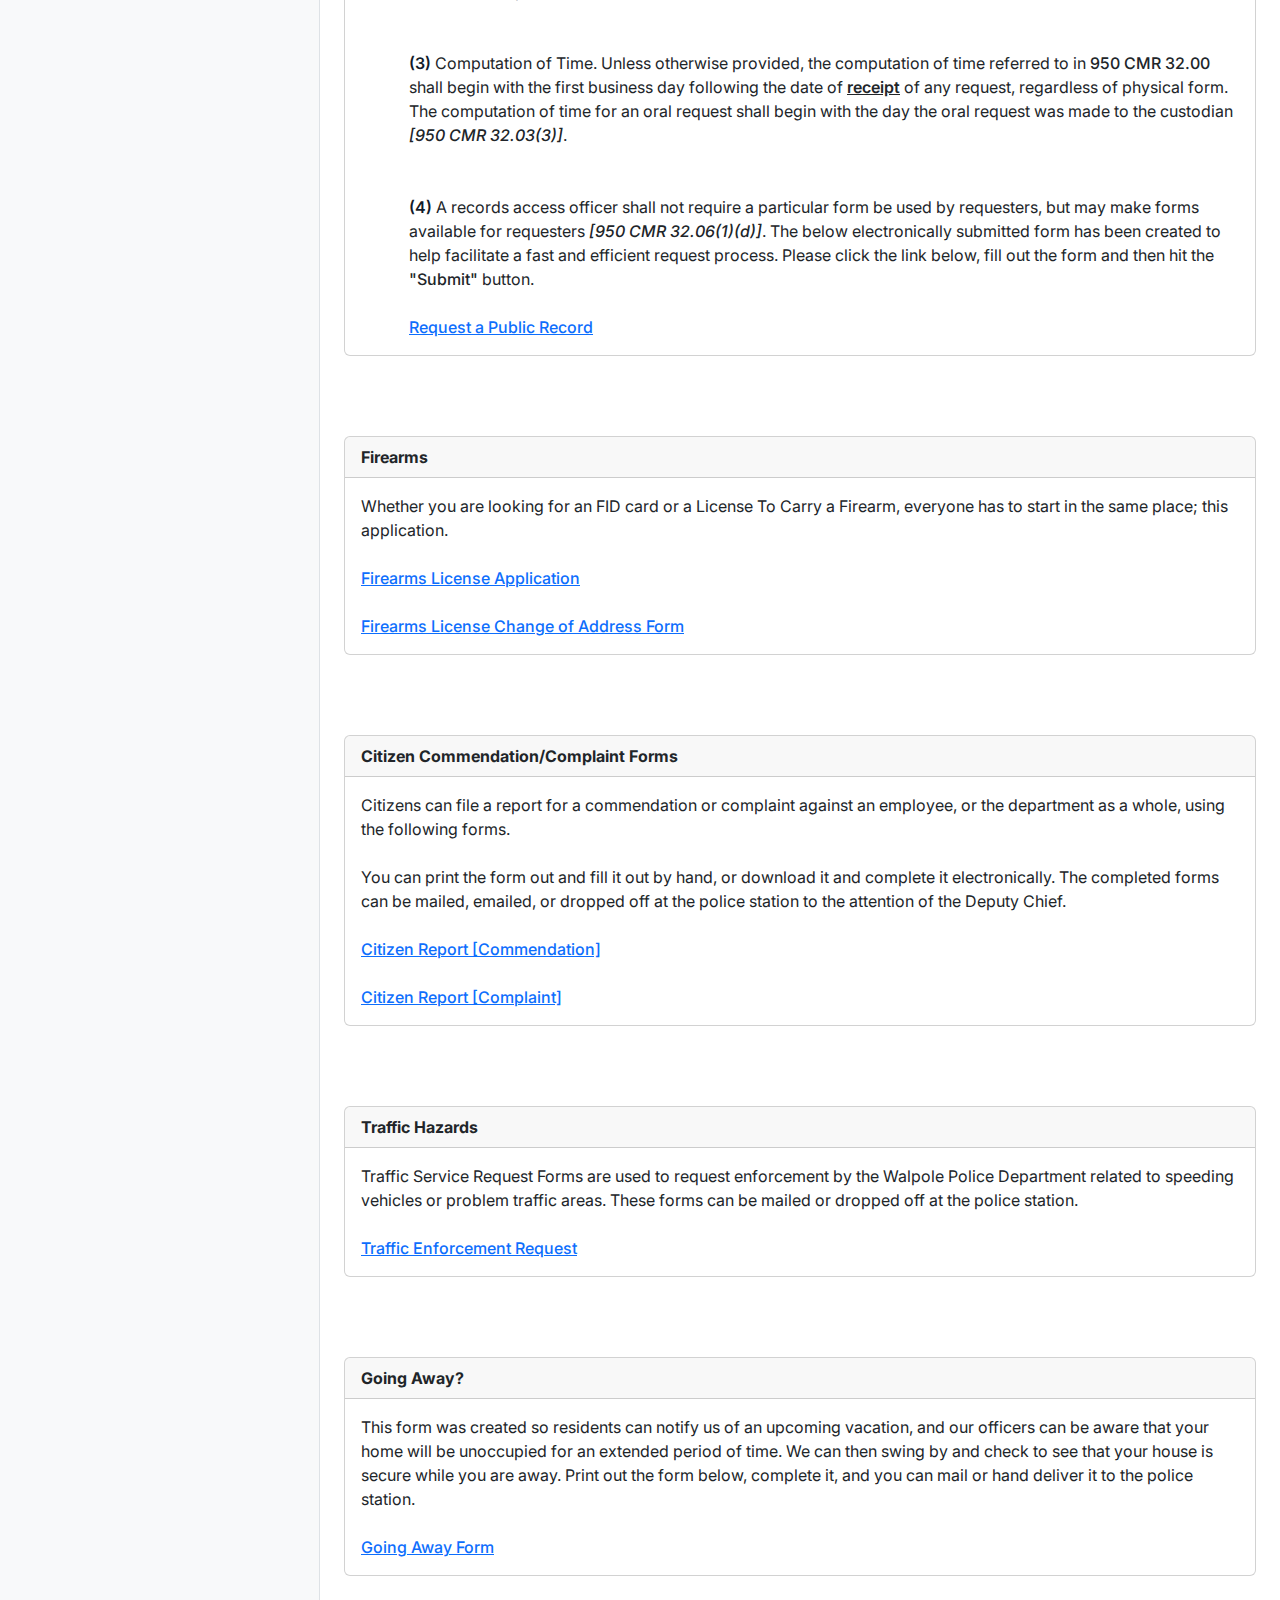
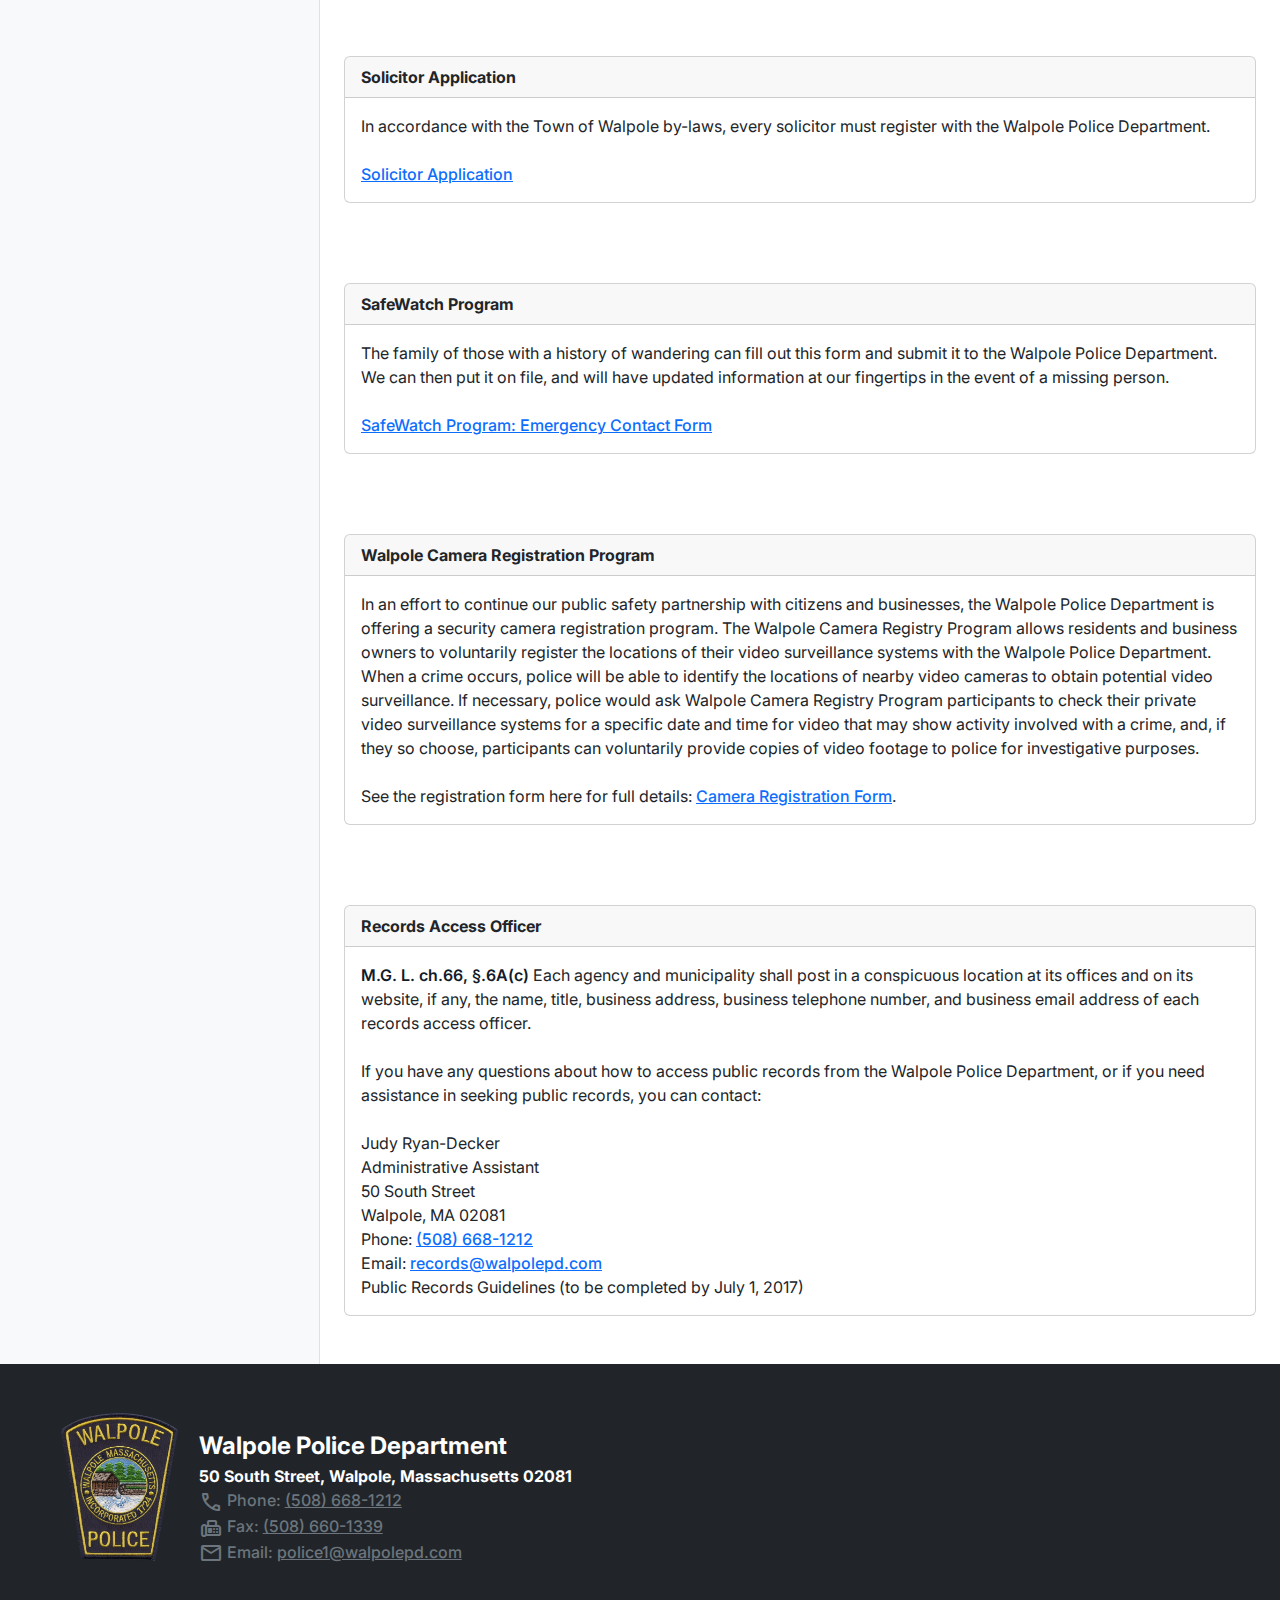
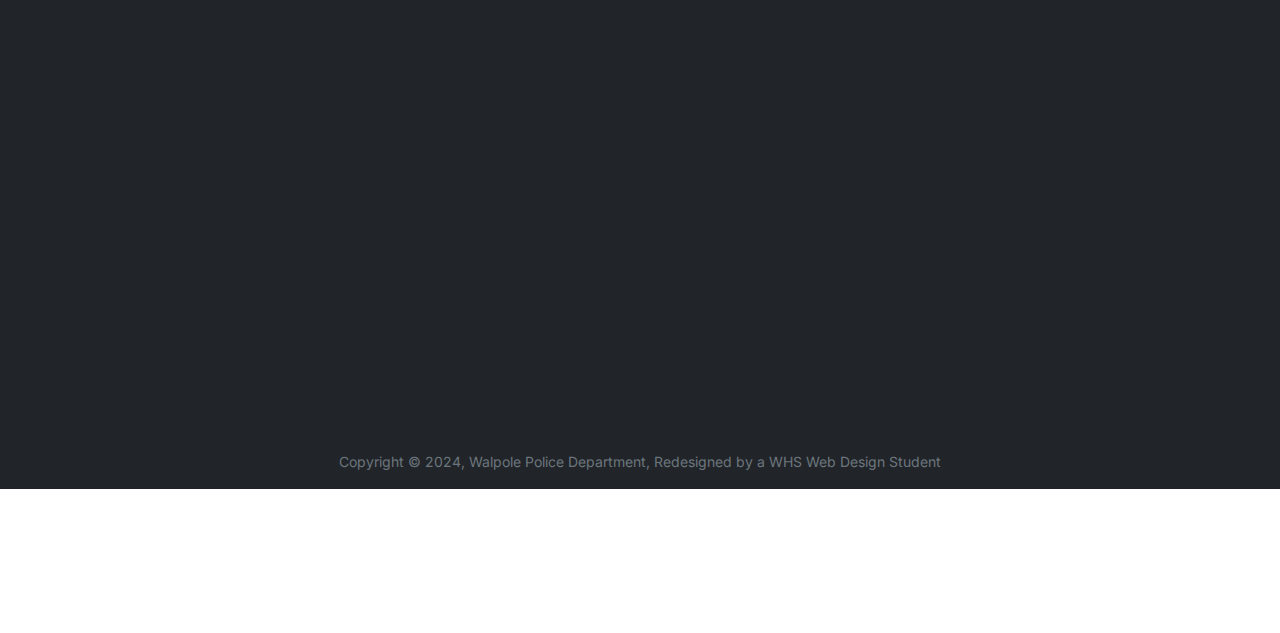
<file: records-forms.html>
<!DOCTYPE html>
<html lang="en">

<head>
    <meta charset="UTF-8">
    <meta name="viewport" content="width=device-width, initial-scale=1.0">
    <title>Records & Forms | Walpole Police Department</title>
    <link rel="stylesheet" href="styles/styles.css">
    <link rel="stylesheet" href="styles/typography.css">
    <link rel="icon" href="images/WPD Patch Logo.png" type="image/png">

    <!-- MaxCDN -->
    <!-- Latest compiled and minified CSS -->
    <link href="https://cdn.jsdelivr.net/npm/bootstrap@5.3.2/dist/css/bootstrap.min.css" rel="stylesheet">

    <!-- Latest compiled JavaScript -->
    <script src="https://cdn.jsdelivr.net/npm/bootstrap@5.3.2/dist/js/bootstrap.bundle.min.js"></script>

    <!-- Bevan Font (Google Fonts) -->
    <link rel="preconnect" href="https://fonts.googleapis.com">
    <link rel="preconnect" href="https://fonts.gstatic.com" crossorigin>
    <link href="https://fonts.googleapis.com/css2?family=Bevan:ital@0;1&display=swap" rel="stylesheet">

    <!-- Inter Font (Google Fonts) -->
    <link rel="preconnect" href="https://fonts.googleapis.com">
    <link rel="preconnect" href="https://fonts.gstatic.com" crossorigin>
    <link href="https://fonts.googleapis.com/css2?family=Inter:wght@100..900&display=swap" rel="stylesheet">

    <!-- Google Material Symbols Rounded (Google Fonts) -->
    <link rel="stylesheet"
        href="https://fonts.googleapis.com/css2?family=Material+Symbols+Rounded:opsz,wght,FILL,GRAD@20..48,100..700,0..1,-50..200" />

    <style>
        .material-symbols-rounded {
            font-variation-settings:
                'FILL' 0,
                'wght' 400,
                'GRAD' 0,
                'opsz' 24
        }
    </style>

    <script>
        function pageLoad() {
            const sideBar = document.getElementById("sideBar");
            const mainPage = document.getElementById("mainPage");

            addEventListener('resize', (event) => {
                console.log(innerWidth);

                if (innerWidth > 600) {
                    sideBar.classList.replace("col-sm-4", "col-sm-3");
                    mainPage.classList.replace("col-sm-8", "col-sm-9");
                } else {
                    sideBar.classList.replace("col-sm-3", "col-sm-4");
                    mainPage.classList.replace("col-sm-9", "col-sm-8");
                }
            });

            // Get the button
            let mybutton = document.getElementById("btn-back-to-top");

            // When the user scrolls down 20px from the top of the document, show the button
            window.onscroll = function () {
                scrollFunction();
            };

            function scrollFunction() {
                if (
                    document.body.scrollTop > 20 ||
                    document.documentElement.scrollTop > 20
                ) {
                    mybutton.style.display = "block";
                } else {
                    mybutton.style.display = "none";
                }
            }
            // When the user clicks on the button, scroll to the top of the document
            mybutton.addEventListener("click", backToTop);

            function backToTop() {
                document.body.scrollTop = 0;
                document.documentElement.scrollTop = 0;
            }

            // Get section header link
            var sectTitle = document.getElementsByClassName("card-header"),
                currentItem;

            for (var i = sectTitle.length; i--;) {
                currentItem = sectTitle[i];
                currentItem.onclick = function (e) {
                    let url = document.location.href + "#" + currentItem.id;

                    navigator.clipboard.writeText(url).then(function () {
                        alert(url);
                    }, function () {
                        alert('Copy error')
                    });
                };
            }
        }
    </script>
</head>

<body class="inter-regular" onload="pageLoad()">
    <!-- Back to top button -->
    <button type="button" class="btn btn-primary btn-floating rounded-circle" id="btn-back-to-top">
        <span class="material-symbols-rounded">arrow_upward</span>
    </button>

    <header>
        <div>
            <a class="site-logo" href="index.html">
                <img class="site-logo-img" src="images/WPD Patch Logo.png" loading="lazy" alt="Home">
            </a>
            <h1 class="site-title bevan-regular">Walpole Police Department
                <br><span class="inter-bold" style="text-align: left; float: left; font-size: small;"><small>Walpole,
                        MA. est. 1721</small></span>
            </h1>
        </div>
    </header>

    <nav class="navbar navbar-expand-sm bg-dark navbar-dark sticky-top w-100">
        <div class="container-fluid">
            <ul class="navbar-nav inter-regular">
                <li class="nav-item">
                    <a class="nav-link" href="index.html">Home</a>
                </li>
                <li class="nav-item">
                    <a class="nav-link" href="about-us.html">About Us</a>
                </li>
                <li class="nav-item">
                    <a class="nav-link active" href="records-forms.html">Records & Forms</a>
                </li>
                <li class="nav-item">
                    <a class="nav-link" href="javascript:void(0)">Programs & Initiatives</a>
                </li>
                <li class="nav-item">
                    <a class="nav-link" href="javascript:void(0)">Community Info</a>
                </li>
                <li class="nav-item">
                    <a class="nav-link" href="javascript:void(0)">Detectives</a>
                </li>
            </ul>
        </div>
    </nav>

    <div class="row p-0 m-0">
        <div class="col-sm-4 p-4 m-0 bg-light border-end border-1" id="sideBar">
            <h4 class="text-navy inter-bold">Police Reports</h4>
            <p><a class="side-bar-link" href="records-forms.html#police-report-requests">Police
                    Reports</a></p>
            <br>
            <h4 class="text-navy inter-bold">Public Records</h4>
            <p><a class="side-bar-link" href="records-forms.html#public-records">Public
                    Records</a></p>
            <br>
            <h4 class="text-navy inter-bold">Going Away?</h4>
            <p><a class="side-bar-link" href="records-forms.html#going-away">Going Away?</a>
            </p>
            <br>
            <h4 class="text-navy inter-bold">Firearms</h4>
            <p><a class="side-bar-link" href="records-forms.html#firearms">Firearms</a></p>
        </div>
        <div class="col-sm-8 m-0 bg-white" id="mainPage">
            <h2 class="text-navy inter-bold" style="margin-top: 80px;">Records, Forms & Applications</h2>

            <hr>

            <p class="my-5">
                The Walpole Police Department handles a wide variety of applications, permits and records requests. To
                make this process easier, we have included the forms below.
            </p>

            <div class="container-fluid" style="margin-top: 80px">
                <div class="card">
                    <div class="card-header inter-bold" id="police-report-requests">Police Report Requests</div>
                    <div class="card-body">
                        <p class="m-0">
                            Click the link below to request a police report.
                        </p>
                        <br>
                        <p class="m-0">
                            <a class="inter-medium" href="records-request.html">Request a Police Report</a>
                        </p>
                        <br>
                        <p class="m-0">
                            <span class="inter-semibold"><small><em><span class="inter-bold text-danger">NOTE:</span> if
                                        you are requesting a crash report, you MUST first complete, and submit the
                                        Registry of Motor Vehicles Crash Form, which can be found
                                        below.</em></small></span>
                        </p>
                    </div>
                </div>
            </div>

            <div class="container-fluid" style="margin-top: 80px">
                <div class="card">
                    <div class="card-header inter-bold" id="crash-reports">Crash Report</div>
                    <div class="card-body">
                        <p class="m-0">
                            <a class="inter-medium"
                                href="https://www.walpolepd.com/forms/CRASH102%20-%20Motor%20Vehicle%20Crash%20Operator%20Report_fillable_0124.pdf">Registry
                                of Motor Vehicles Crash Report</a>
                        </p>
                    </div>
                </div>
            </div>

            <div class="container-fluid" style="margin-top: 80px">
                <div class="card">
                    <div class="card-header inter-bold" id="public-records">Public Records &lpar;General&rpar;</div>
                    <div class="card-body">
                        <p class="m-0">
                            <span class="inter-semibold text-navy">M.G. L. ch.66, §.10:</span> A request for public
                            records may be delivered to the records access officer by hand or via first class mail at
                            the record officer&apos;s business address, or via electronic mail to the <span
                                class="inter-semibold text-decoration-underline">address posted by the agency</span> or
                            municipality that the records access officer serves.
                        </p>
                        <br>
                        <p class="my-0 ms-5">
                            <span class="inter-semibold text-navy">&lpar;1&rpar;</span> All communications <span
                                class="inter-semibold text-decoration-underline">shall be</span> addressed or delivered
                            to:
                        </p>
                        <br>
                        <p class="m-0 ms-5">
                            Walpole Police Department
                            <br><span class="inter-semibold text-danger">Attention:</span> Records Division
                            <br>50 South Street
                            <br>Walpole, MA 02081
                            <br><a class="inter-medium" href="mailto:records@walpolepd.com">records@walpolepd.com</a>
                        </p>
                        <p class="m-0 ms-5">
                            <span class="inter-semibold"><small>&lpar;<span
                                        class="inter-bold text-danger">**</span>Please be advised, this is the only
                                    email address that accepts public records requests. Emails sent to other addresses
                                    may be delayed, or not received entirely.<span
                                        class="inter-bold text-danger">**</span>&rpar;</small></span>
                        </p>
                        <br>
                        <br>
                        <p class="my-0 ms-5">
                            <span class="inter-semibold text-navy">&lpar;2&rpar;</span> Division Business Hours. The
                            regular hours of the Division are below. Electronic communication is strongly encouraged and
                            is the preferred method of correspondence <span class="inter-medium"><em>&lbrack;950 CMR
                                    32.03&lpar;1&rpar;&rbrack;</em></span>. An oral request made in person is permitted.
                            A Records Access Officer is not permitted to require a written request, but may write an
                            oral request on its own form to assist in prompt response.
                        </p>
                        <br>
                        <p class="m-0 ms-5">
                            Division Business Hours:
                            <br>Monday, Wednesday & Friday
                            <br>9:00am - 2:00pm
                        </p>
                        <br>
                        <br>
                        <p class="my-0 ms-5">
                            <span class="inter-semibold text-navy">&lpar;3&rpar;</span> Computation of Time. Unless
                            otherwise provided, the computation of time referred to in <span class="inter-medium">950
                                CMR 32.00</span> shall begin with the first business day following the date of <span
                                class="inter-semibold text-decoration-underline">receipt</span> of any request,
                            regardless of physical form. The computation of time for an oral request shall begin with
                            the day the oral request was made to the custodian <span
                                class="inter-medium"><em>&lbrack;950 CMR 32.03&lpar;3&rpar;&rbrack;</em></span>.
                        </p>
                        <br>
                        <br>
                        <p class="my-0 ms-5">
                            <span class="inter-semibold text-navy">&lpar;4&rpar;</span> A records access officer shall
                            not require a particular form be used by requesters, but may make forms available for
                            requesters <span class="inter-medium"><em>&lbrack;950 CMR
                                    32.06&lpar;1&rpar;&lpar;d&rpar;&rbrack;</em></span>. The below electronically
                            submitted form has been created to help facilitate a fast and efficient request process.
                            Please click the link below, fill out the form and then hit the <span
                                class="inter-medium">"Submit"</span> button.
                        </p>
                        <br>
                        <p class="m-0 ms-5">
                            <a class="inter-medium" href="records-request.html">Request a Public Record</a>
                        </p>
                    </div>
                </div>
            </div>

            <div class="container-fluid" style="margin-top: 80px">
                <div class="card">
                    <div class="card-header inter-bold" id="firearms">Firearms</div>
                    <div class="card-body">
                        <p class="m-0">
                            Whether you are looking for an FID card or a License To Carry a Firearm, everyone has to
                            start in the same place; this application.
                        </p>
                        <br>
                        <p class="m-0">
                            <a class="inter-medium"
                                href="https://www.walpolepd.com/forms/Firearms%20License%20[Application].pdf">Firearms
                                License Application</a>
                        </p>
                        <br>
                        <p class="m-0">
                            <a class="inter-medium"
                                href="https://www.walpolepd.com/forms/Firearms%20License%20[change%20of%20address].pdf">Firearms
                                License Change of Address Form</a>
                        </p>
                    </div>
                </div>
            </div>

            <div class="container-fluid" style="margin-top: 80px">
                <div class="card">
                    <div class="card-header inter-bold" id="citizen-commendations">Citizen Commendation/Complaint Forms</div>
                    <div class="card-body">
                        <p class="m-0">
                            Citizens can file a report for a commendation or complaint against an employee, or the
                            department as a whole, using the following forms.
                        </p>
                        <br>
                        <p class="m-0">
                            You can print the form out and fill it out by hand, or download it and complete it
                            electronically. The completed forms can be mailed, emailed, or dropped off at the police
                            station to the attention of the Deputy Chief.
                        </p>
                        <br>
                        <p class="m-0">
                            <a class="inter-medium"
                                href="https://www.walpolepd.com/forms/Citizen%20Report%20[commendation].pdf">Citizen
                                Report &lbrack;Commendation&rbrack;</a>
                        </p>
                        <br>
                        <p class="m-0">
                            <a class="inter-medium"
                                href="https://www.walpolepd.com/forms/Citizen%20Report%20[complaint].pdf">Citizen Report
                                &lbrack;Complaint&rbrack;</a>
                        </p>
                    </div>
                </div>
            </div>

            <div class="container-fluid" style="margin-top: 80px">
                <div class="card">
                    <div class="card-header inter-bold" id="traffic-hazards">Traffic Hazards</div>
                    <div class="card-body">
                        <p class="m-0">
                            Traffic Service Request Forms are used to request enforcement by the Walpole Police
                            Department related to speeding vehicles or problem traffic areas. These forms can be mailed
                            or dropped off at the police station.
                        </p>
                        <br>
                        <p class="m-0">
                            <a class="inter-medium"
                                href="https://www.walpolepd.com/forms/Traffic%20Service%20Form.pdf">Traffic Enforcement
                                Request</a>
                        </p>
                    </div>
                </div>
            </div>

            <div class="container-fluid" style="margin-top: 80px">
                <div class="card">
                    <div class="card-header inter-bold" id="going-away">Going Away?</div>
                    <div class="card-body">
                        <p class="m-0">
                            This form was created so residents can notify us of an upcoming vacation, and our officers
                            can be aware that your home will be unoccupied for an extended period of time. We can then
                            swing by and check to see that your house is secure while you are away. Print out the form
                            below, complete it, and you can mail or hand deliver it to the police station.
                        </p>
                        <br>
                        <p class="m-0">
                            <a class="inter-medium" href="https://www.walpolepd.com/forms/Going%20Away%20Form.pdf">Going
                                Away Form</a>
                        </p>
                    </div>
                </div>
            </div>

            <div class="container-fluid" style="margin-top: 80px">
                <div class="card">
                    <div class="card-header inter-bold" id="solicitor-applications">Solicitor Application</div>
                    <div class="card-body">
                        <p class="m-0">
                            In accordance with the Town of Walpole by-laws, every solicitor must register with the
                            Walpole Police Department.
                        </p>
                        <br>
                        <p class="m-0">
                            <a class="inter-medium"
                                href="https://www.walpolepd.com/forms/Solicitor%20Application%202020.pdf">Solicitor
                                Application</a>
                        </p>
                    </div>
                </div>
            </div>

            <div class="container-fluid" style="margin-top: 80px">
                <div class="card">
                    <div class="card-header inter-bold" id="safewatch-programs">SafeWatch Program</div>
                    <div class="card-body">
                        <p class="m-0">
                            The family of those with a history of wandering can fill out this form and submit it to the
                            Walpole Police Department. We can then put it on file, and will have updated information at
                            our fingertips in the event of a missing person.
                        </p>
                        <br>
                        <p class="m-0">
                            <a class="inter-medium"
                                href="https://www.walpolepd.com/forms/SafeWatch%20Program%20[emergency%20sheet].pdf">SafeWatch
                                Program: Emergency Contact Form</a>
                        </p>
                    </div>
                </div>
            </div>

            <div class="container-fluid" style="margin-top: 80px">
                <div class="card">
                    <div class="card-header inter-bold" id="walpole-camera-registration-programs">Walpole Camera Registration Program</div>
                    <div class="card-body">
                        <p class="m-0">
                            In an effort to continue our public safety partnership with citizens and businesses, the
                            Walpole Police Department is offering a security camera registration program. The Walpole
                            Camera Registry Program allows residents and business owners to voluntarily register the
                            locations of their video surveillance systems with the Walpole Police Department. When a
                            crime occurs, police will be able to identify the locations of nearby video cameras to
                            obtain potential video surveillance. If necessary, police would ask Walpole Camera Registry
                            Program participants to check their private video surveillance systems for a specific date
                            and time for video that may show activity involved with a crime, and, if they so choose,
                            participants can voluntarily provide copies of video footage to police for investigative
                            purposes.
                        </p>
                        <br>
                        <p class="m-0">
                            See the registration form here for full details: <a class="inter-medium"
                                href="https://www.walpolepd.com/forms/Camera%20Registration%20Program%20[registration%20form].pdf">Camera
                                Registration Form</a>.
                        </p>
                    </div>
                </div>
            </div>

            <div class="container-fluid mb-5" style="margin-top: 80px">
                <div class="card">
                    <div class="card-header inter-bold" id="records-access-officers">Records Access Officer</div>
                    <div class="card-body">
                        <p class="m-0">
                            <span class="inter-semibold text-navy">M.G. L. ch.66, §.6A&lpar;c&rpar;</span> Each agency
                            and municipality shall post in a conspicuous location at its offices and on its website, if
                            any, the name, title, business address, business telephone number, and business email
                            address of each records access officer.
                        </p>
                        <br>
                        <p class="my-0">
                            If you have any questions about how to access public records from the Walpole Police
                            Department, or if you need assistance in seeking public records, you can contact:
                        </p>
                        <br>
                        <p class="m-0">
                            Judy Ryan-Decker
                            <br>Administrative Assistant
                            <br>50 South Street
                            <br>Walpole, MA 02081
                            <br>Phone: <a class="inter-medium" href="tel:5086681212">&lpar;508&rpar; 668-1212</a>
                            <br>Email: <a class="inter-medium"
                                href="mailto:records@walpolepd.com">records@walpolepd.com</a>
                            <br>Public Records Guidelines &lpar;to be completed by July 1, 2017&rpar;
                        </p>
                    </div>
                </div>
            </div>
        </div>
    </div>

    <div class="container-fluid pt-5 pb-3 px-5 bg-dark" id="footer">
        <div class="container-fluid" style="margin-left: auto; margin-right: auto; align-content: center;">
            <a href="index.html"><img src="images/WPD Patch Logo.png" height="150px" width="auto" loading="lazy" alt="Walpole Police Department"></a>
            <p class="text-white inter-bold my-0 mx-3 pt-3" style="display: inline-block; vertical-align: top;">
                <span style="text-align: center; font-size: x-large;">Walpole Police Department</span>
                <br>
                <span style="text-align: left;">50 South Street, Walpole, Massachusetts 02081</span>
                <br>
                <span class="text-secondary inter-medium"><span class="material-symbols-rounded"
                        style="vertical-align: middle;">
                        call
                    </span> Phone: <a class="text-secondary" href="tel:5086681212">&lpar;508&rpar; 668-1212</a></span>
                <br>
                <span class="text-secondary inter-medium"><span class="material-symbols-rounded"
                        style="vertical-align: middle;">
                        fax
                    </span> Fax: <a class="text-secondary" href="tel:5086601339">&lpar;508&rpar; 660-1339</a></span>
                <br>
                <span class="text-secondary inter-medium"><span class="material-symbols-rounded"
                        style="vertical-align: middle;">
                        email
                    </span> Email: <a class="text-secondary"
                        href="mailto:police1@walpolepd.com">police1@walpolepd.com</a></span>
            </p>

            <iframe class="map m-0 p-0"
                src="https://www.google.com/maps/embed?pb=!1m18!1m12!1m3!1d1246.1977186178772!2d-71.25079758518008!3d42.13924884038392!2m3!1f0!2f0!3f0!3m2!1i1024!2i768!4f13.1!3m3!1m2!1s0x89e47c3a95d1db1b%3A0xb89adc48a4618cf2!2sWalpole%20Police%20Department!5e1!3m2!1sen!2sus!4v1709764289326!5m2!1sen!2sus"
                width="700" height="300" style="border: 0; border-radius: 25px;" allowfullscreen="" loading="lazy"
                referrerpolicy="no-referrer-when-downgrade"></iframe>
        </div>
        <br>
        <p class="text-secondary mb-0" id="copyright" style="text-align: center;"><small>Copyright &copy; 2024, Walpole
                Police
                Department, Redesigned by a WHS Web Design Student</small></p>
    </div>
</body>

</html>
</file>
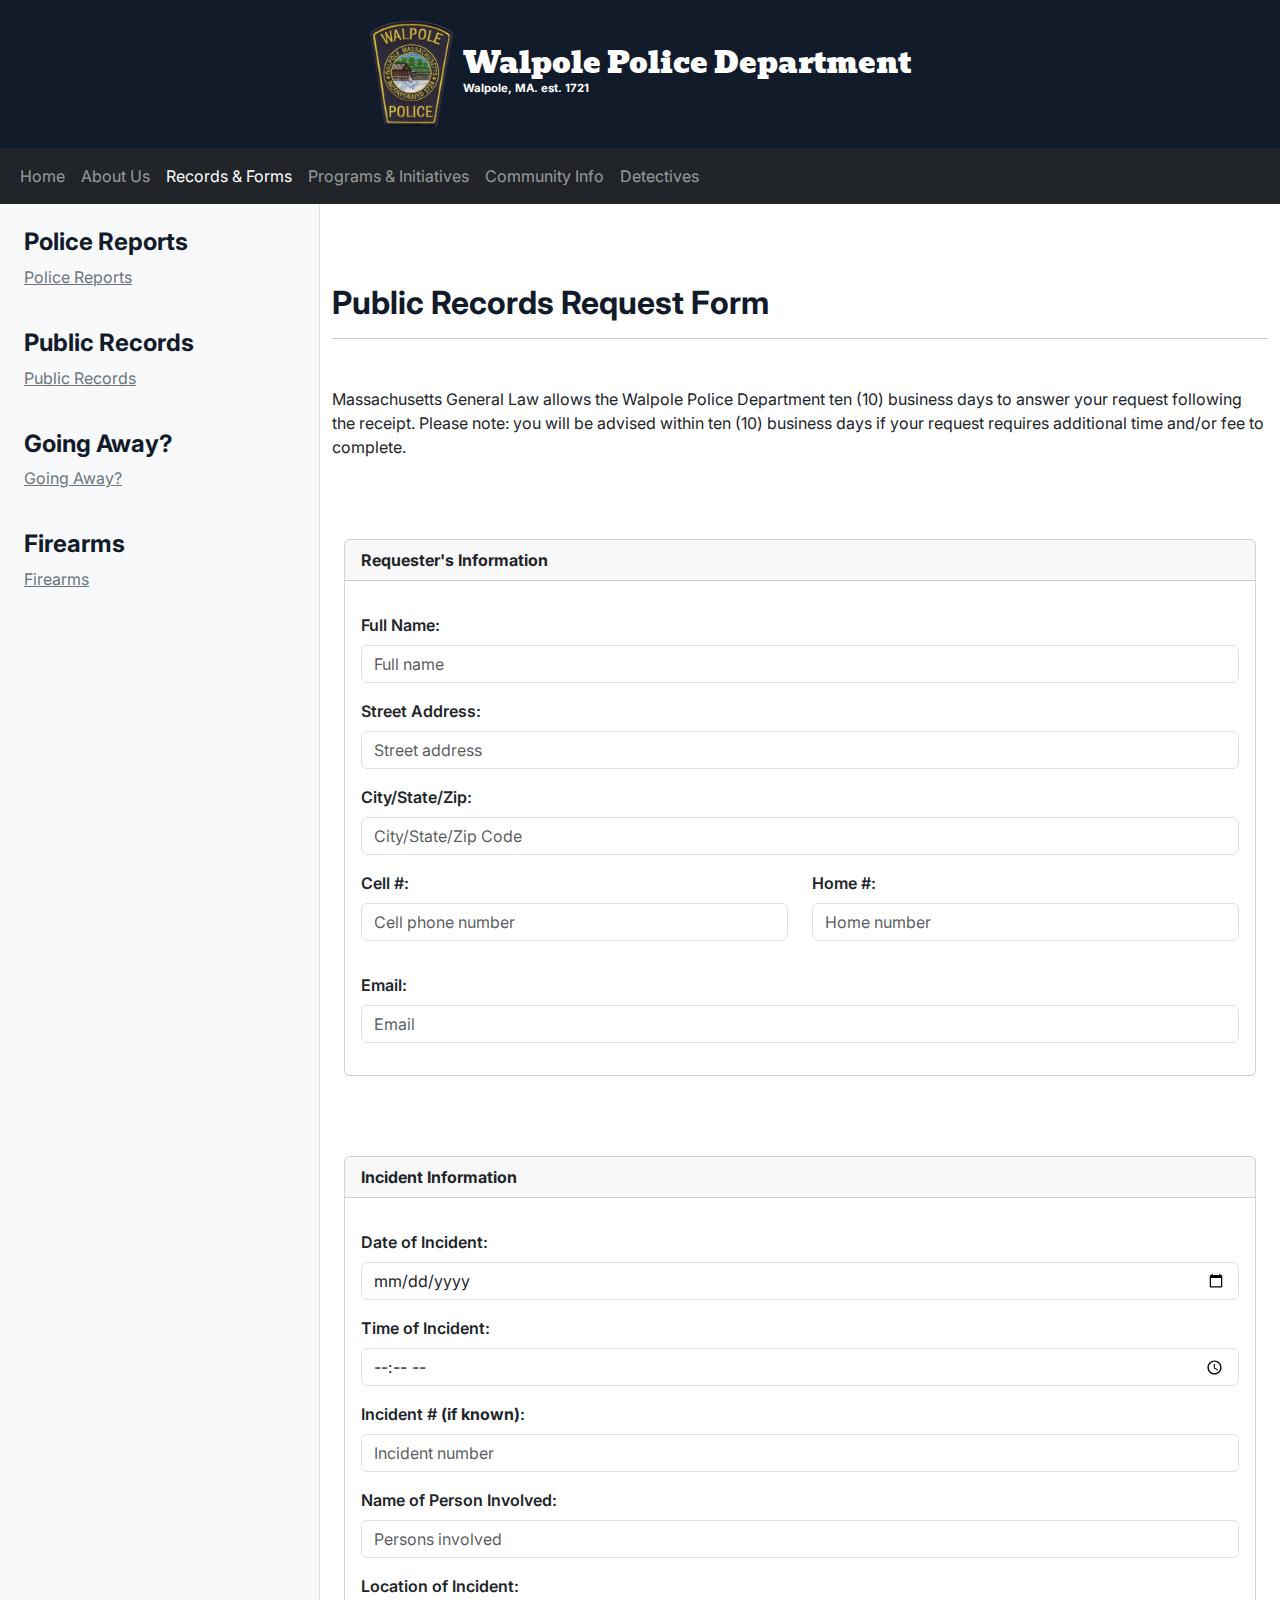
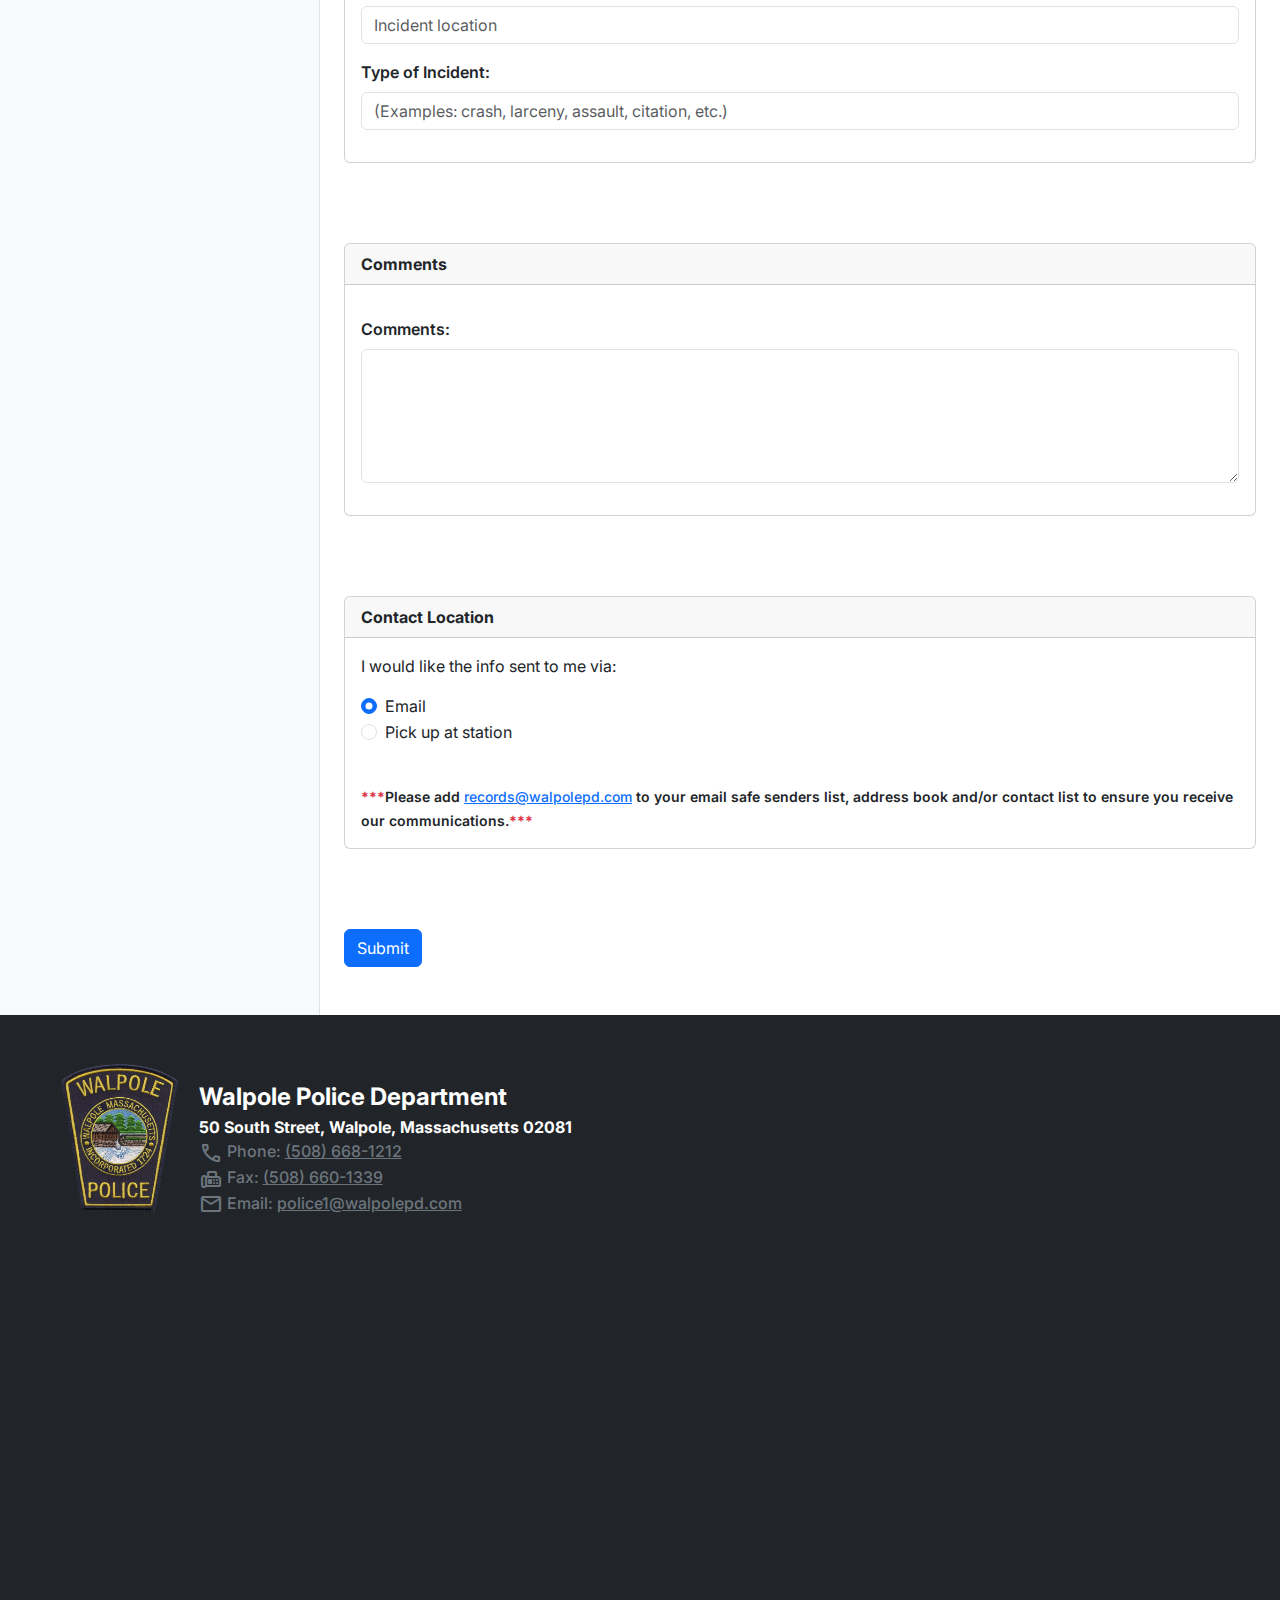
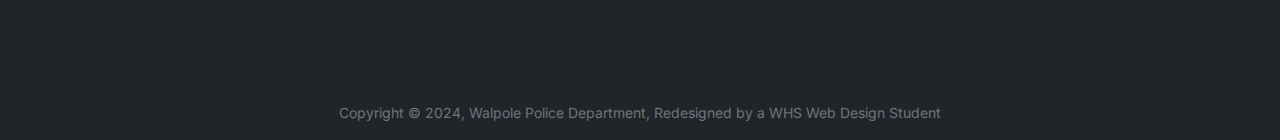
<file: records-request.html>
<!DOCTYPE html>
<html lang="en">

<head>
    <meta charset="UTF-8">
    <meta name="viewport" content="width=device-width, initial-scale=1.0">
    <title>Records Request | Walpole Police Department</title>
    <link rel="stylesheet" href="styles/styles.css">
    <link rel="stylesheet" href="styles/typography.css">
    <link rel="icon" href="images/WPD Patch Logo.png" type="image/png">

    <!-- MaxCDN -->
    <!-- Latest compiled and minified CSS -->
    <link href="https://cdn.jsdelivr.net/npm/bootstrap@5.3.2/dist/css/bootstrap.min.css" rel="stylesheet">

    <!-- Latest compiled JavaScript -->
    <script src="https://cdn.jsdelivr.net/npm/bootstrap@5.3.2/dist/js/bootstrap.bundle.min.js"></script>

    <!-- Bevan Font (Google Fonts) -->
    <link rel="preconnect" href="https://fonts.googleapis.com">
    <link rel="preconnect" href="https://fonts.gstatic.com" crossorigin>
    <link href="https://fonts.googleapis.com/css2?family=Bevan:ital@0;1&display=swap" rel="stylesheet">

    <!-- Inter Font (Google Fonts) -->
    <link rel="preconnect" href="https://fonts.googleapis.com">
    <link rel="preconnect" href="https://fonts.gstatic.com" crossorigin>
    <link href="https://fonts.googleapis.com/css2?family=Inter:wght@100..900&display=swap" rel="stylesheet">

    <!-- Google Material Symbols Rounded (Google Fonts) -->
    <link rel="stylesheet"
        href="https://fonts.googleapis.com/css2?family=Material+Symbols+Rounded:opsz,wght,FILL,GRAD@20..48,100..700,0..1,-50..200" />

    <style>
        .material-symbols-rounded {
            font-variation-settings:
                'FILL' 0,
                'wght' 400,
                'GRAD' 0,
                'opsz' 24
        }
    </style>

    <script>
        function pageLoad() {
            const sideBar = document.getElementById("sideBar");
            const mainPage = document.getElementById("mainPage");

            addEventListener('resize', (event) => {
                console.log(innerWidth);

                if (innerWidth > 600) {
                    sideBar.classList.replace("col-sm-4", "col-sm-3");
                    mainPage.classList.replace("col-sm-8", "col-sm-9");
                } else {
                    sideBar.classList.replace("col-sm-3", "col-sm-4");
                    mainPage.classList.replace("col-sm-9", "col-sm-8");
                }
            });

            // Get the button
            let mybutton = document.getElementById("btn-back-to-top");

            // When the user scrolls down 20px from the top of the document, show the button
            window.onscroll = function () {
                scrollFunction();
            };

            function scrollFunction() {
                if (
                    document.body.scrollTop > 20 ||
                    document.documentElement.scrollTop > 20
                ) {
                    mybutton.style.display = "block";
                } else {
                    mybutton.style.display = "none";
                }
            }
            // When the user clicks on the button, scroll to the top of the document
            mybutton.addEventListener("click", backToTop);

            function backToTop() {
                document.body.scrollTop = 0;
                document.documentElement.scrollTop = 0;
            }

            // Get section header link
            var sectTitle = document.getElementsByClassName("card-header"),
                currentItem;

            for (var i = sectTitle.length; i--;) {
                currentItem = sectTitle[i];
                currentItem.onclick = function (e) {
                    let url = document.location.href + "#" + currentItem.id;

                    navigator.clipboard.writeText(url).then(function () {
                        alert(url);
                    }, function () {
                        alert('Copy error')
                    });
                };
            }
        }
    </script>
</head>

<body class="inter-regular" onload="pageLoad()">
    <!-- Back to top button -->
    <button type="button" class="btn btn-primary btn-floating rounded-circle" id="btn-back-to-top">
        <span class="material-symbols-rounded">arrow_upward</span>
    </button>
    
    <header>
        <div>
            <a class="site-logo" href="index.html">
                <img class="site-logo-img" src="images/WPD Patch Logo.png" loading="lazy" alt="Home">
            </a>
            <h1 class="site-title bevan-regular">Walpole Police Department
                <br><span class="inter-bold" style="text-align: left; float: left; font-size: small;"><small>Walpole,
                        MA. est. 1721</small></span>
            </h1>
        </div>
    </header>

    <nav class="navbar navbar-expand-sm bg-dark navbar-dark sticky-top w-100">
        <div class="container-fluid">
            <ul class="navbar-nav inter-regular">
                <li class="nav-item">
                    <a class="nav-link" href="index.html">Home</a>
                </li>
                <li class="nav-item">
                    <a class="nav-link" href="about-us.html">About Us</a>
                </li>
                <li class="nav-item">
                    <a class="nav-link active" href="records-forms.html">Records & Forms</a>
                </li>
                <li class="nav-item">
                    <a class="nav-link" href="javascript:void(0)">Programs & Initiatives</a>
                </li>
                <li class="nav-item">
                    <a class="nav-link" href="javascript:void(0)">Community Info</a>
                </li>
                <li class="nav-item">
                    <a class="nav-link" href="javascript:void(0)">Detectives</a>
                </li>
            </ul>
        </div>
    </nav>

    <div class="row p-0 m-0">
        <div class="col-sm-4 p-4 m-0 bg-light border-end border-1" id="sideBar">
            <h4 class="text-navy inter-bold">Police Reports</h4>
            <p><a class="side-bar-link" href="records-forms.html#police-report-requests">Police
                    Reports</a></p>
            <br>
            <h4 class="text-navy inter-bold">Public Records</h4>
            <p><a class="side-bar-link" href="records-forms.html#public-records">Public
                    Records</a></p>
            <br>
            <h4 class="text-navy inter-bold">Going Away?</h4>
            <p><a class="side-bar-link" href="records-forms.html#going-away">Going Away?</a>
            </p>
            <br>
            <h4 class="text-navy inter-bold">Firearms</h4>
            <p><a class="side-bar-link" href="records-forms.html#firearms">Firearms</a></p>
        </div>
        <div class="col-sm-8 m-0 bg-white" id="mainPage">
            <h2 class="text-navy inter-bold" style="margin-top: 80px;">Public Records Request Form</h2>

            <hr>

            <p class="my-5">
                Massachusetts General Law allows the Walpole Police Department ten (10) business days to answer your
                request following the receipt. Please note: you will be advised within ten (10) business days if your
                request requires additional time and/or fee to complete.
            </p>

            <div class="container-fluid" style="margin-top: 80px">
                <div class="card">
                    <div class="card-header inter-bold" id="requesters-information">Requester's Information</div>
                    <div class="card-body">
                        <p class="m-0">
                        <form action="/action_page.php">
                            <div class="mb-3 mt-3">
                                <label for="name" class="form-label">Full Name:</label>
                                <input type="text" class="form-control" id="name" placeholder="Full name" name="name">
                            </div>
                            <div class="mb-3">
                                <label for="address" class="form-label">Street Address:</label>
                                <input type="text" class="form-control" id="address" placeholder="Street address"
                                    name="address">
                            </div>
                            <div class="mb-3">
                                <label for="city" class="form-label">City/State/Zip:</label>
                                <input type="text" class="form-control" id="city" placeholder="City/State/Zip Code"
                                    name="city">
                            </div>
                            <div class="row mb-3">
                                <div class="col mb-3">
                                    <label for="cell" class="form-label">Cell #:</label>
                                    <input type="tel" class="form-control" id="cell" placeholder="Cell phone number"
                                        name="cell">
                                </div>
                                <div class="col mb-3">
                                    <label for="homeNum" class="form-label">Home #:</label>
                                    <input type="number" class="form-control" id="homeNum" placeholder="Home number"
                                        name="homeNum">
                                </div>
                            </div>
                            <div class="mb-3">
                                <label for="email" class="form-label">Email:</label>
                                <input type="email" class="form-control" id="email" placeholder="Email" name="email">
                            </div>
                        </form>
                        </p>
                    </div>
                </div>
            </div>

            <div class="container-fluid" style="margin-top: 80px">
                <div class="card">
                    <div class="card-header inter-bold" id="incident-information">Incident Information</div>
                    <div class="card-body">
                        <p class="m-0">
                        <form action="/action_page.php">
                            <div class="mb-3 mt-3">
                                <label for="doi" class="form-label">Date of Incident:</label>
                                <input type="date" class="form-control" id="doi" placeholder="Incident date" name="doi">
                            </div>
                            <div class="mb-3">
                                <label for="toi" class="form-label">Time of Incident:</label>
                                <input type="time" class="form-control" id="toi" placeholder="Incident time" name="toi">
                            </div>
                            <div class="mb-3">
                                <label for="noi" class="form-label">Incident # <span class="inter-bold">&lpar;if
                                        known&rpar;</span>:</label>
                                <input type="number" class="form-control" id="noi" placeholder="Incident number"
                                    name="noi">
                            </div>
                            <div class="mb-3">
                                <label for="nop" class="form-label">Name of Person Involved:</label>
                                <input type="text" class="form-control" id="nop" placeholder="Persons involved"
                                    name="nop">
                            </div>
                            <div class="mb-3">
                                <label for="loi" class="form-label">Location of Incident:</label>
                                <input type="text" class="form-control" id="loi" placeholder="Incident location"
                                    name="nop">
                            </div>
                            <div class="mb-3">
                                <label for="typeoi" class="form-label">Type of Incident:</label>
                                <input type="text" class="form-control" id="typeoi"
                                    placeholder="(Examples: crash, larceny, assault, citation, etc.)" name="typeoi">
                            </div>
                        </form>
                        </p>
                    </div>
                </div>
            </div>

            <div class="container-fluid mb-5" style="margin-top: 80px">
                <div class="card">
                    <div class="card-header inter-bold" id="comments">Comments</div>
                    <div class="card-body">
                        <p class="m-0">
                        <form action="/action_page.php">
                            <div class="mb-3 mt-3">
                                <label for="comment" class="form-label">Comments:</label>
                                <textarea class="form-control" rows="5" id="comment" name="comments"></textarea>
                            </div>
                        </form>
                        </p>
                    </div>
                </div>
            </div>

            <div class="container-fluid mb-5" style="margin-top: 80px">
                <div class="card">
                    <div class="card-header inter-bold" id="contact-location">Contact Location</div>
                    <div class="card-body">
                        <p class="m-0">
                            I would like the info sent to me via:
                        <div class="mb-3 mt-3">
                            <div class="form-check">
                                <input class="form-check-input" type="radio" name="flexRadioDefault"
                                    id="flexRadioDefault2" checked="">
                                <label class="form-check-label" for="flexRadioDefault2">
                                    Email
                                </label>
                            </div>
                            <div class="form-check">
                                <input class="form-check-input" type="radio" name="flexRadioDefault"
                                    id="flexRadioDefault1">
                                <label class="form-check-label" for="flexRadioDefault1">
                                    Pick up at station
                                </label>
                            </div>
                        </div>
                        </p>
                        <br>
                        <p class="m-0">
                            <span class="inter-semibold"><small><span class="inter-bold text-danger">***</span>Please
                                    add <a class="inter-medium"
                                        href="mailto:records@walpolepd.com">records@walpolepd.com</a> to your email safe
                                    senders list, address book and/or contact list to ensure you receive our
                                    communications.<span class="inter-bold text-danger">***</span></small></span>
                        </p>
                    </div>
                </div>
            </div>

            <div class="container-fluid mb-5" style="margin-top: 80px">
                <p class="m-0">
                    <input type="submit" class="btn btn-primary" value="Submit">
                </p>
            </div>
        </div>
    </div>

    <div class="container-fluid pt-5 pb-3 px-5 bg-dark" id="footer">
        <div class="container-fluid" style="margin-left: auto; margin-right: auto; align-content: center;">
            <a href="index.html"><img src="images/WPD Patch Logo.png" height="150px" width="auto" loading="lazy" alt="Walpole Police Department"></a>
            <p class="text-white inter-bold my-0 mx-3 pt-3" style="display: inline-block; vertical-align: top;">
                <span style="text-align: center; font-size: x-large;">Walpole Police Department</span>
                <br>
                <span style="text-align: left;">50 South Street, Walpole, Massachusetts 02081</span>
                <br>
                <span class="text-secondary inter-medium"><span class="material-symbols-rounded"
                        style="vertical-align: middle;">
                        call
                    </span> Phone: <a class="text-secondary" href="tel:5086681212">&lpar;508&rpar; 668-1212</a></span>
                <br>
                <span class="text-secondary inter-medium"><span class="material-symbols-rounded"
                        style="vertical-align: middle;">
                        fax
                    </span> Fax: <a class="text-secondary" href="tel:5086601339">&lpar;508&rpar; 660-1339</a></span>
                <br>
                <span class="text-secondary inter-medium"><span class="material-symbols-rounded"
                        style="vertical-align: middle;">
                        email
                    </span> Email: <a class="text-secondary"
                        href="mailto:police1@walpolepd.com">police1@walpolepd.com</a></span>
            </p>

            <iframe class="map m-0 p-0"
                src="https://www.google.com/maps/embed?pb=!1m18!1m12!1m3!1d1246.1977186178772!2d-71.25079758518008!3d42.13924884038392!2m3!1f0!2f0!3f0!3m2!1i1024!2i768!4f13.1!3m3!1m2!1s0x89e47c3a95d1db1b%3A0xb89adc48a4618cf2!2sWalpole%20Police%20Department!5e1!3m2!1sen!2sus!4v1709764289326!5m2!1sen!2sus"
                width="700" height="300" style="border: 0; border-radius: 25px;" allowfullscreen="" loading="lazy"
                referrerpolicy="no-referrer-when-downgrade"></iframe>
        </div>
        <br>
        <p class="text-secondary mb-0" id="copyright" style="text-align: center;"><small>Copyright &copy; 2024, Walpole
                Police
                Department, Redesigned by a WHS Web Design Student</small></p>
    </div>
</body>

</html>
</file>
<file: styles/styles.css>
html {
    scroll-behavior: smooth;
}

html,
body {
    overflow-x: hidden;
}

body {
    cursor: default;
}

::-webkit-scrollbar {
    display: none;
}

:root {
    --text-navy: #121b2a;
    --text-navy-light: #141f31;
    --text-primary: #0d6efd;
    --text-secondary: #6c757d;
}

header {
    padding: 20px;
    text-align: center;
    background-color: #121b2a;
    color: white;
    line-height: 1;
}

.site-logo {
    text-align: left;
    text-decoration: none;
    text-decoration-style: none;
    vertical-align: middle;
    margin-right: 5px;
}

.site-logo:hover {
    text-decoration: none;
    text-decoration-style: none;
}

.site-logo-img {
    height: 12vh;
    min-height: 12vh;
    width: fit-content;
    vertical-align: middle;
    position: relative;
}

.site-title {
    font-size: 22pt;
    display: inline-block;
    height: auto;
    vertical-align: middle;
    cursor: default;
}

.container-fluid.mt-0 {
    padding: 0;
}

.navbar {
    font-size: clamp(13px, 2vw, 16px);
}

.text-navy {
    color: var(--text-navy);
    cursor: default;
}

.side-bar-link {
    color: var(--text-secondary);
    transition: all 0.2s ease;
}

.side-bar-link:hover {
    color: var(--text-primary);
}

.side-bar-link-desc {
    cursor: default;
}

.carousel-caption {
    cursor: default;
}

.card-header {
    color: var(--text-navy);
}

.map {
    display: none;
    float: right;
}

#copyright {
    margin-top: 3rem;
}

@media only screen and (min-width: 1200px) {
    .map {
        display: inline-block;
    }

    #copyright {
        margin-top: 10rem;
    }
}

.form-label {
    font-weight: 600;
}

.card-header {
    cursor: pointer;
    transition: all 0.2s ease;
}

.card-header:hover {
    color: var(--text-navy-light);
    cursor: pointer;
    text-decoration: underline;
    transition: all 0.2s ease;
}

.card-header:hover::after {
    content: "#";
    margin-left: 5px;
    color: var(--text-primary);
    text-decoration: underline;
    transition: all 0.2s ease;
}

#btn-back-to-top {
    position: fixed;
    bottom: 20px;
    right: 10px;
    display: none;
    height: 50px;
    width: 50px;
    text-align: center;
    z-index: 999;
    opacity: 0.5;
}

#btn-back-to-top:hover {
    opacity: 1;
}

#btn-back-to-top span {
    vertical-align: middle;
}
</file>
<file: styles/typography.css>
/* Bevan Fonts (Google Fonts) */
.bevan-regular {
    font-family: "Bevan", serif;
    font-weight: 400;
    font-style: normal;
}

.bevan-regular-italic {
    font-family: "Bevan", serif;
    font-weight: 400;
    font-style: italic;
}

/* Inter Fonts (Google Fonts) */
.inter-thin {
    font-family: "Inter", sans-serif;
    font-optical-sizing: auto;
    font-weight: 100;
    font-style: normal;
    font-variation-settings: "slnt" 0;
}

.inter-extralight {
    font-family: "Inter", sans-serif;
    font-optical-sizing: auto;
    font-weight: 200;
    font-style: normal;
    font-variation-settings: "slnt" 0;
}

.inter-light {
    font-family: "Inter", sans-serif;
    font-optical-sizing: auto;
    font-weight: 300;
    font-style: normal;
    font-variation-settings: "slnt" 0;
}

.inter-regular {
    font-family: "Inter", sans-serif;
    font-optical-sizing: auto;
    font-weight: 400;
    font-style: normal;
    font-variation-settings: "slnt" 0;
}

.inter-medium {
    font-family: "Inter", sans-serif;
    font-optical-sizing: auto;
    font-weight: 500;
    font-style: normal;
    font-variation-settings: "slnt" 0;
}

.inter-semibold {
    font-family: "Inter", sans-serif;
    font-optical-sizing: auto;
    font-weight: 600;
    font-style: normal;
    font-variation-settings: "slnt" 0;
}

.inter-bold {
    font-family: "Inter", sans-serif;
    font-optical-sizing: auto;
    font-weight: 700;
    font-style: normal;
    font-variation-settings: "slnt" 0;
}

.inter-extrabold {
    font-family: "Inter", sans-serif;
    font-optical-sizing: auto;
    font-weight: 800;
    font-style: normal;
    font-variation-settings: "slnt" 0;
}

.inter-black {
    font-family: "Inter", sans-serif;
    font-optical-sizing: auto;
    font-weight: 900;
    font-style: normal;
    font-variation-settings: "slnt" 0;
}
</file>
